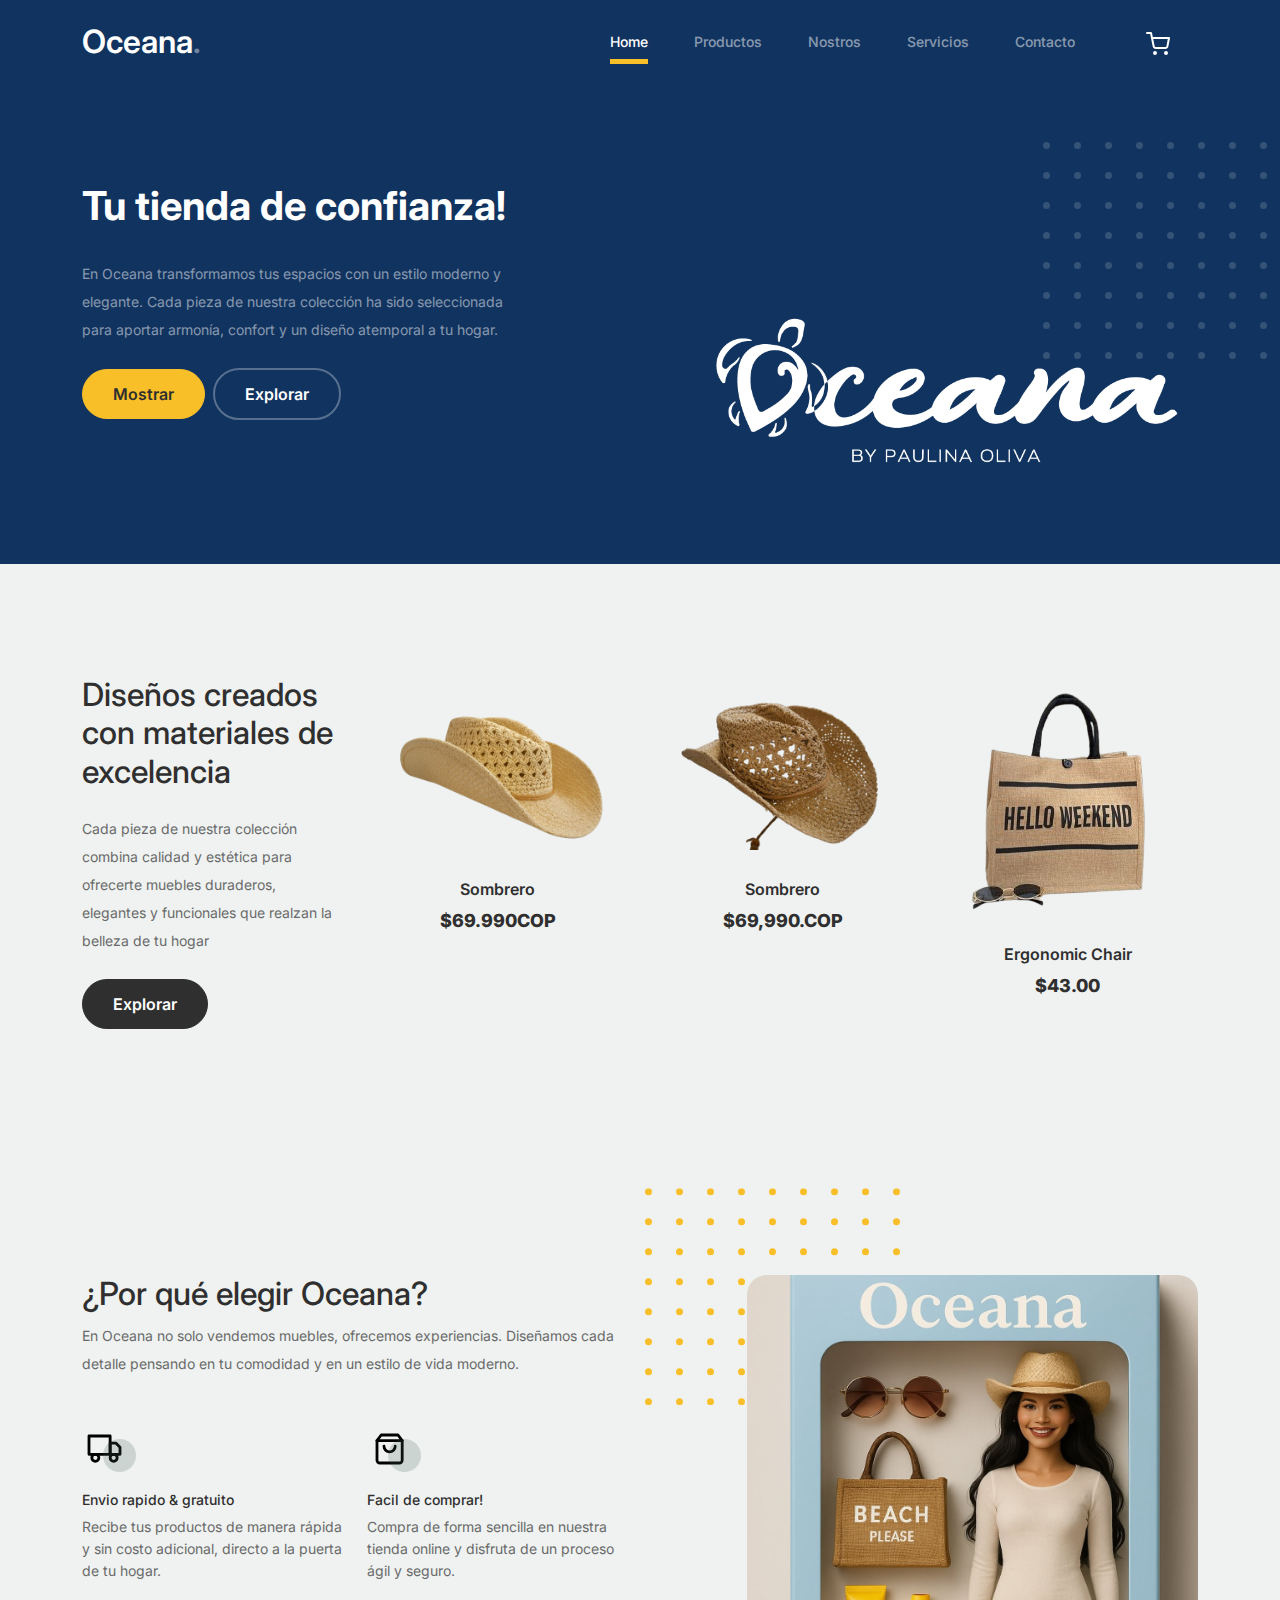
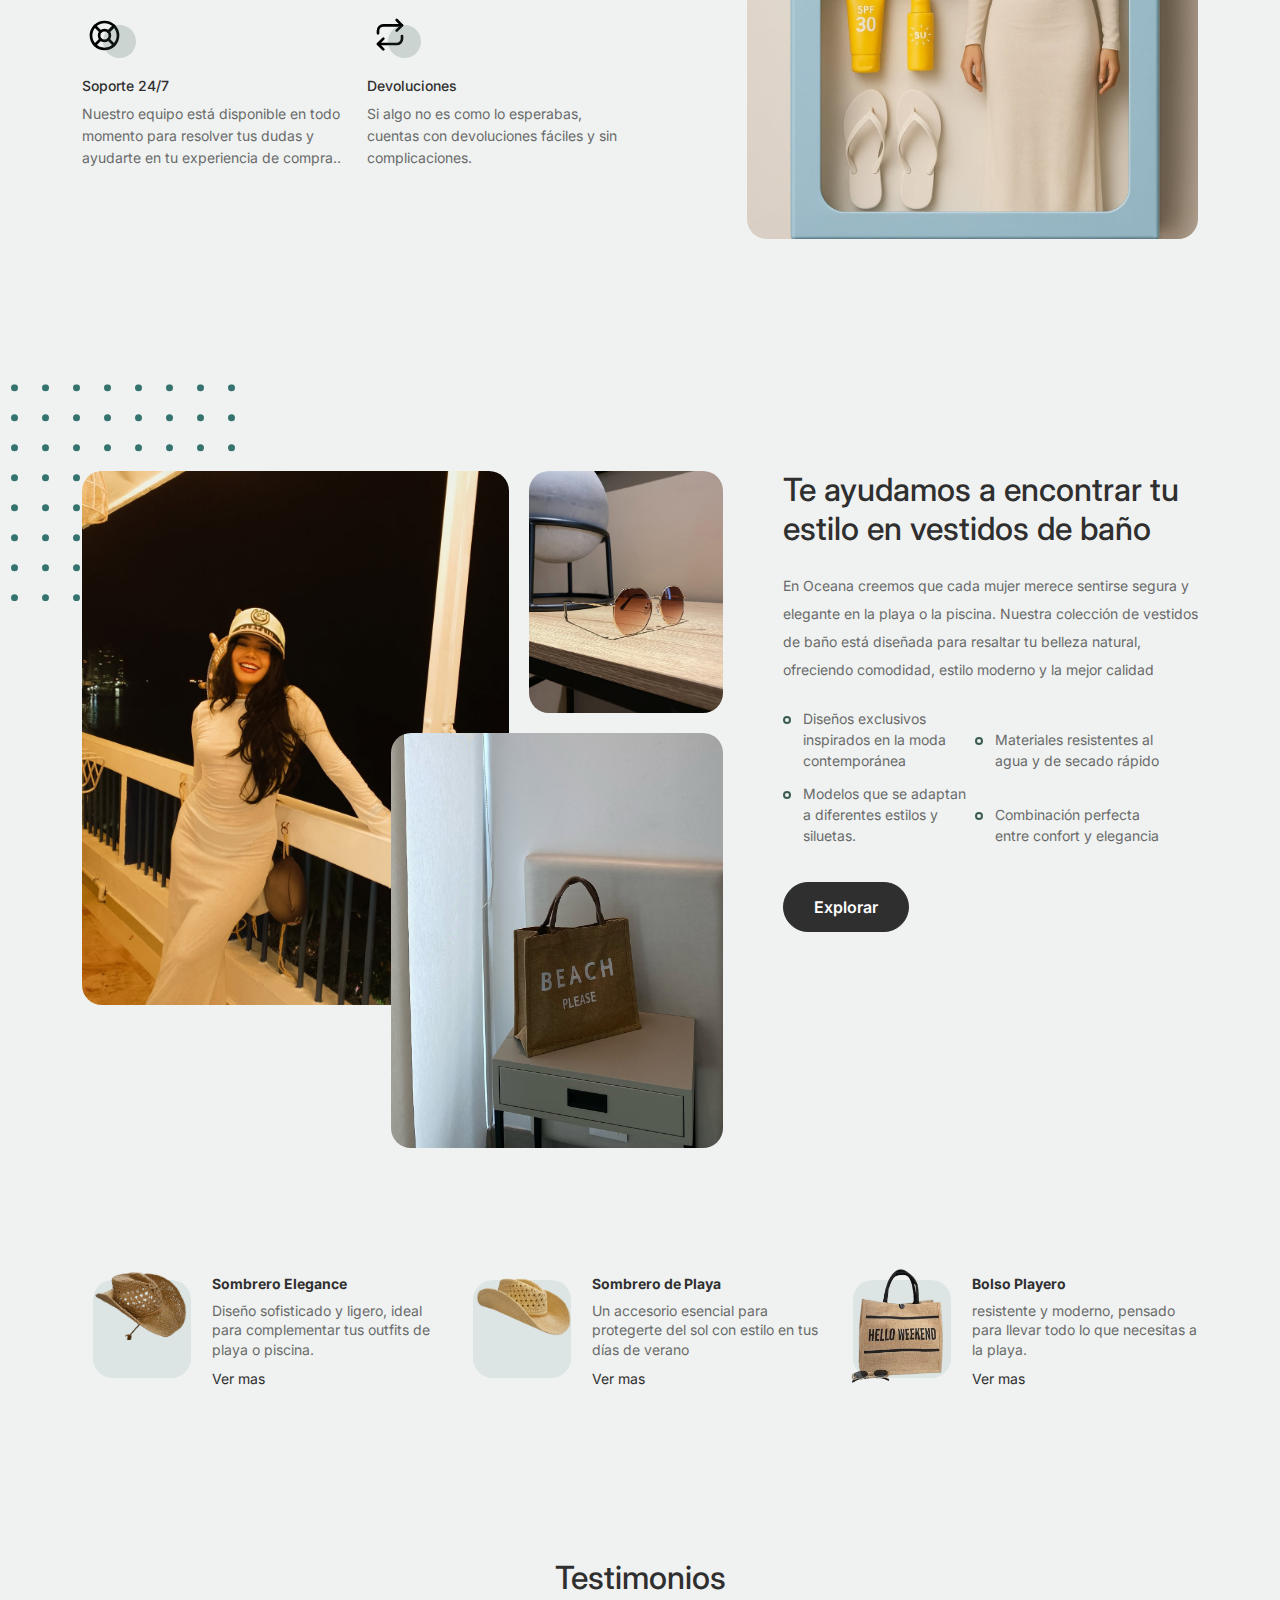
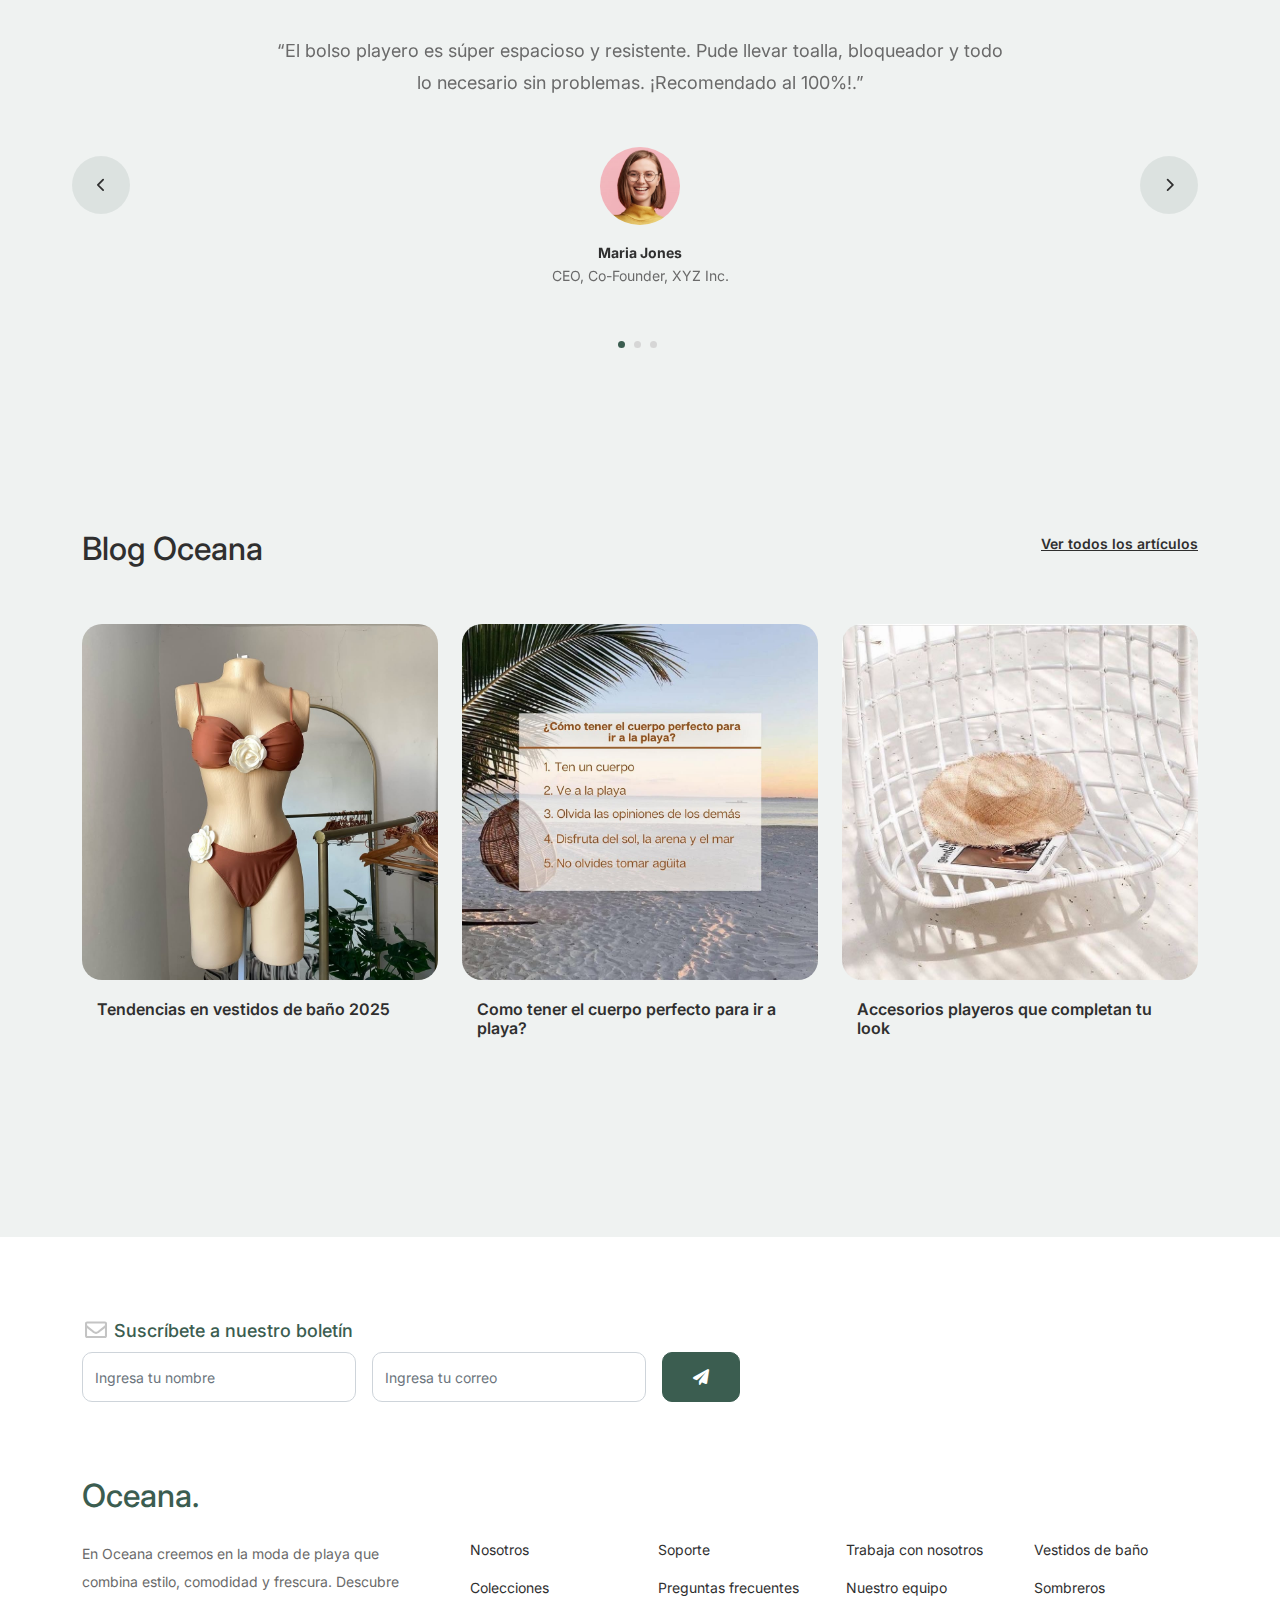
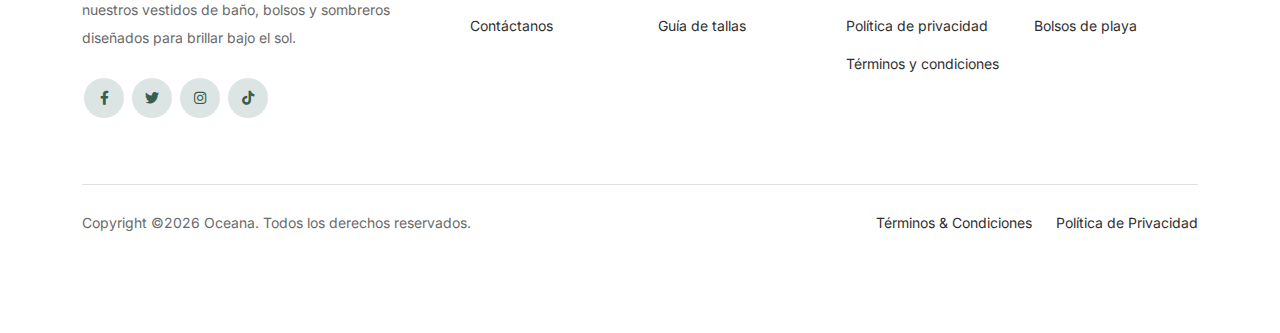
<file: index.html>
<!doctype html>
<html lang="es">
<head>
  <meta charset="utf-8">
  <meta name="viewport" content="width=device-width, initial-scale=1, shrink-to-fit=no">
  <meta name="author" content="Untree.co">
  <link rel="shortcut icon" href="marca1.png">

  <meta name="description" content="" />
  <meta name="keywords" content="bootstrap, bootstrap4" />

		<!-- Bootstrap CSS -->
		<link href="css/bootstrap.min.css" rel="stylesheet">
		<link href="https://cdnjs.cloudflare.com/ajax/libs/font-awesome/6.0.0-beta3/css/all.min.css" rel="stylesheet">
		<link href="css/tiny-slider.css" rel="stylesheet">
		<link href="css/style.css" rel="stylesheet">
		<title>OceanaSwing | Tienda Colombiana </title>
	</head>

	<body>

		<!-- Start Header/Navigation -->
		<nav class="custom-navbar navbar navbar navbar-expand-md navbar-dark bg-dark" arial-label="Furni navigation bar">

			<div class="container">
				<a class="navbar-brand" href="index.html">Oceana<span>.</span></a>

				<button class="navbar-toggler" type="button" data-bs-toggle="collapse" data-bs-target="#navbarsFurni" aria-controls="navbarsFurni" aria-expanded="false" aria-label="Toggle navigation">
					<span class="navbar-toggler-icon"></span>
				</button>

				<div class="collapse navbar-collapse" id="navbarsFurni">
					<ul class="custom-navbar-nav navbar-nav ms-auto mb-2 mb-md-0">
						<li class="nav-item active">
							<a class="nav-link" href="index.html">Home</a>
						</li>
						<li><a class="nav-link" href="shop.html">Productos</a></li>
						<li><a class="nav-link" href="about.html">Nostros</a></li>
						<li><a class="nav-link" href="services.html">Servicios</a></li>
						<!-- <li><a class="nav-link" href="catalogo.html">Catalogo</a></li> -->
						<li><a class="nav-link" href="contact.html">Contacto</a></li>
					</ul>

					<ul class="custom-navbar-cta navbar-nav mb-2 mb-md-0 ms-5">
						<li><a class="nav-link" href="cart.html"><img src="images/cart.svg"></a></li>
					</ul>
				</div>
			</div>
				
		</nav>
		<!-- End Header/Navigation -->

		<!-- Start Hero Section -->
			<div class="hero">
				<div class="container">
					<div class="row justify-content-between">
						<div class="col-lg-5">
							<div class="intro-excerpt">
								<h1><span clsas="d-block">Tu tienda de confianza!</span></h1>
								<p class="mb-4">En Oceana transformamos tus espacios con un estilo moderno y elegante. Cada pieza de nuestra colección ha sido seleccionada para aportar armonía, confort y un diseño atemporal a tu hogar.</p>
								<p><a href="" class="btn btn-secondary me-2">Mostrar</a><a href="#" class="btn btn-white-outline">Explorar</a></p>
							</div>
						</div>
						<div class="col-lg-7">
							<div class="hero-img-wrap">
								<img src="/images/logo.PNG" class="img-fluid">
							</div>
						</div>
					</div>
				</div>
			</div>
		<!-- End Hero Section -->

		<!-- Start Product Section -->
		<div class="product-section">
			<div class="container">
				<div class="row">

					<!-- Start Column 1 -->
					<div class="col-md-12 col-lg-3 mb-5 mb-lg-0">
						<h2 class="mb-4 section-title">Diseños creados con materiales de excelencia</h2>
						<p class="mb-4">Cada pieza de nuestra colección combina calidad y estética para ofrecerte muebles duraderos, elegantes y funcionales que realzan la belleza de tu hogar </p>
						<p><a href="shop.html" class="btn">Explorar</a></p>
					</div> 
					<!-- End Column 1 -->

					<!-- Start Column 2 -->
					<div class="col-12 col-md-4 col-lg-3 mb-5 mb-md-0">
						<a class="product-item" href="cart.html">
							<img src="images/sombrero1.png" class="img-fluid product-thumbnail">
							<h3 class="product-title">Sombrero</h3>
							<strong class="product-price">$69.990COP</strong>

							<span class="icon-cross">
								<img src="images/cross.svg" class="img-fluid">
							</span>
						</a>
					</div> 
					<!-- End Column 2 -->

					<!-- Start Column 3 -->
					<div class="col-12 col-md-4 col-lg-3 mb-5 mb-md-0">
						<a class="product-item" href="cart.html">
							<img src="images/sombrero2.png" class="img-fluid product-thumbnail">
							<h3 class="product-title">Sombrero</h3>
							<strong class="product-price">$69,990.COP</strong>

							<span class="icon-cross">
								<img src="images/cross.svg" class="img-fluid">
							</span>
						</a>
					</div>
					<!-- End Column 3 -->

					<!-- Start Column 4 -->
					<div class="col-12 col-md-4 col-lg-3 mb-5 mb-md-0">
						<a class="product-item" href="cart.html">
							<img src="images/bolso.png" class="img-fluid product-thumbnail">
							<h3 class="product-title">Ergonomic Chair</h3>
							<strong class="product-price">$43.00</strong>

							<span class="icon-cross">
								<img src="images/cross.svg" class="img-fluid">
							</span>
						</a>
					</div>
					<!-- End Column 4 -->

				</div>
			</div>
		</div>
		<!-- End Product Section -->

		<!-- Start Why Choose Us Section -->
		<div class="why-choose-section">
			<div class="container">
				<div class="row justify-content-between">
					<div class="col-lg-6">
						<h2 class="section-title">¿Por qué elegir Oceana?</h2>
						<p>En Oceana no solo vendemos muebles, ofrecemos experiencias. Diseñamos cada detalle pensando en tu comodidad y en un estilo de vida moderno.</p>

						<div class="row my-5">
							<div class="col-6 col-md-6">
								<div class="feature">
									<div class="icon">
										<img src="images/truck.svg" alt="Image" class="imf-fluid">
									</div>
									<h3>Envio rapido &amp; gratuito</h3>
									<p>Recibe tus productos de manera rápida y sin costo adicional, directo a la puerta de tu hogar.</p>
								</div>
							</div>

							<div class="col-6 col-md-6">
								<div class="feature">
									<div class="icon">
										<img src="images/bag.svg" alt="Image" class="imf-fluid">
									</div>
									<h3>Facil de comprar!</h3>
									<p>Compra de forma sencilla en nuestra tienda online y disfruta de un proceso ágil y seguro.</p>
								</div>
							</div>

							<div class="col-6 col-md-6">
								<div class="feature">
									<div class="icon">
										<img src="images/support.svg" alt="Image" class="imf-fluid">
									</div>
									<h3>Soporte 24/7</h3>
									<p>Nuestro equipo está disponible en todo momento para resolver tus dudas y ayudarte en tu experiencia de compra..</p>
								</div>
							</div>

							<div class="col-6 col-md-6">
								<div class="feature">
									<div class="icon">
										<img src="images/return.svg" alt="Image" class="imf-fluid">
									</div>
									<h3>Devoluciones</h3>
									<p>Si algo no es como lo esperabas, cuentas con devoluciones fáciles y sin complicaciones.</p>
								</div>
							</div>

						</div>
					</div>

					<div class="col-lg-5">
						<div class="img-wrap">
							<img src="images/oceanaPersonaje.jpg" alt="Image" class="img-fluid">
						</div>
					</div>

				</div>
			</div>
		</div>
		<!-- End Why Choose Us Section -->

		<!-- Start We Help Section -->
		<div class="we-help-section">
			<div class="container">
				<div class="row justify-content-between">
					<div class="col-lg-7 mb-5 mb-lg-0">
						<div class="imgs-grid">
							<div class="grid grid-1"><img src="images/img3.jpg" alt="Untree.co"></div>
							<div class="grid grid-2"><img src="images/img2.jpg" alt="Untree.co"></div>
							<div class="grid grid-3"><img src="images/img1.jpg" alt="Untree.co"></div>
						</div>
					</div>
					<div class="col-lg-5 ps-lg-5">
						<h2 class="section-title mb-4">Te ayudamos a encontrar tu estilo en vestidos de baño</h2>
						<p>En Oceana creemos que cada mujer merece sentirse segura y elegante en la playa o la piscina. Nuestra colección de vestidos de baño está diseñada para resaltar tu belleza natural, ofreciendo comodidad, estilo moderno y la mejor calidad</p>

						<ul class="list-unstyled custom-list my-4">
							<li>Diseños exclusivos inspirados en la moda contemporánea</li>
							<li>Materiales resistentes al agua y de secado rápido</li>
							<li>Modelos que se adaptan a diferentes estilos y siluetas.</li>
							<li>Combinación perfecta entre confort y elegancia</li>
						</ul>
						<p><a herf="#" class="btn">Explorar</a></p>
					</div>
				</div>
			</div>
		</div>
		<!-- End We Help Section -->

		<!-- Start Popular Product -->
		<div class="popular-product">
			<div class="container">
				<div class="row">

					<div class="col-12 col-md-6 col-lg-4 mb-4 mb-lg-0">
						<div class="product-item-sm d-flex">
							<div class="thumbnail">
								<img src="images/sombrero2.png" alt="Image" class="img-fluid">
							</div>
							<div class="pt-3">
								<h3>Sombrero Elegance</h3>
								<p>Diseño sofisticado y ligero, ideal para complementar tus outfits de playa o piscina. </p>
								<p><a href="#">Ver mas</a></p>
							</div>
						</div>
					</div>

					<div class="col-12 col-md-6 col-lg-4 mb-4 mb-lg-0">
						<div class="product-item-sm d-flex">
							<div class="thumbnail">
								<img src="images/sombrero1.png" alt="Image" class="img-fluid">
							</div>
							<div class="pt-3">
								<h3>Sombrero de Playa</h3>
								<p>Un accesorio esencial para protegerte del sol con estilo en tus días de verano </p>
								<p><a href="#">Ver mas</a></p>
							</div>
						</div>
					</div>

					<div class="col-12 col-md-6 col-lg-4 mb-4 mb-lg-0">
						<div class="product-item-sm d-flex">
							<div class="thumbnail">
								<img src="images/bolso.png" alt="Image" class="img-fluid">
							</div>
							<div class="pt-3">
								<h3>Bolso Playero</h3>
								<p>resistente y moderno, pensado para llevar todo lo que necesitas a la playa. </p>
								<p><a href="#">Ver mas</a></p>
							</div>
						</div>
					</div>

				</div>
			</div>
		</div>
		<!-- End Popular Product -->

		<!-- Start Testimonial Slider -->
		<div class="testimonial-section">
			<div class="container">
				<div class="row">
					<div class="col-lg-7 mx-auto text-center">
						<h2 class="section-title">Testimonios</h2>
					</div>
				</div>

				<div class="row justify-content-center">
					<div class="col-lg-12">
						<div class="testimonial-slider-wrap text-center">

							<div id="testimonial-nav">
								<span class="prev" data-controls="prev"><span class="fa fa-chevron-left"></span></span>
								<span class="next" data-controls="next"><span class="fa fa-chevron-right"></span></span>
							</div>

							<div class="testimonial-slider">
								
								<div class="item">
									<div class="row justify-content-center">
										<div class="col-lg-8 mx-auto">

											<div class="testimonial-block text-center">
												<blockquote class="mb-5">
													<p>&ldquo;El bolso playero es súper espacioso y resistente. Pude llevar toalla, bloqueador y todo lo necesario sin problemas. ¡Recomendado al 100%!.&rdquo;</p>
												</blockquote>

												<div class="author-info">
													<div class="author-pic">
														<img src="images/person-1.png" alt="Maria Jones" class="img-fluid">
													</div>
													<h3 class="font-weight-bold">Maria Jones</h3>
													<span class="position d-block mb-3">CEO, Co-Founder, XYZ Inc.</span>
												</div>
											</div>

										</div>
									</div>
								</div> 
								<!-- END item -->

								<div class="item">
									<div class="row justify-content-center">
										<div class="col-lg-8 mx-auto">

											<div class="testimonial-block text-center">
												<blockquote class="mb-5">
													<p>&ldquo;El sombrero que pedí es hermoso y muy ligero. Lo usé todo el día en la piscina y además de protegerme del sol, combinó perfecto con mi look.&rdquo;</p>
												</blockquote>

												<div class="author-info">
													<div class="author-pic">
														<img src="images/person-1.png" alt="Maria Jones" class="img-fluid">
													</div>
													<h3 class="font-weight-bold">Maria Jones</h3>
													<span class="position d-block mb-3">CEO, Co-Founder, XYZ Inc.</span>
												</div>
											</div>

										</div>
									</div>
								</div> 
								<!-- END item -->

								<div class="item">
									<div class="row justify-content-center">
										<div class="col-lg-8 mx-auto">

											<div class="testimonial-block text-center">
												<blockquote class="mb-5">
													<p>&ldquo;Compré un vestido de baño en Oceana y me encantó. La tela es de excelente calidad y se ajusta perfecto, me sentí muy cómoda y segura en la playa..&rdquo;</p>
												</blockquote>

												<div class="author-info">
													<div class="author-pic">
														<img src="images/person-1.png" alt="Maria Jones" class="img-fluid">
													</div>
													<h3 class="font-weight-bold">Maria Jones</h3>
													<span class="position d-block mb-3">Cliente Maria</span>
												</div>
											</div>

										</div>
									</div>
								</div> 
								<!-- END item -->

							</div>

						</div>
					</div>
				</div>
			</div>
		</div>
		<!-- End Testimonial Slider -->

		<!-- Start Blog Section -->
		<div class="blog-section">
			<div class="container">
				<div class="row mb-5">
					<div class="col-md-6">
						<h2 class="section-title">Blog Oceana</h2>
					</div>
					<div class="col-md-6 text-start text-md-end">
						<a href="#" class="more">Ver todos los artículos</a>
					</div>
				</div>

				<div class="row">

					<div class="col-12 col-sm-6 col-md-4 mb-4 mb-md-0">
						<div class="post-entry">
							<a href="#" class="post-thumbnail"><img src="images/tendencia.jpg" alt="Image" class="img-fluid"></a>
							<div class="post-content-entry">
								<h3><a href="#">Tendencias en vestidos de baño 2025</a></h3>
								<div class="meta">
								</div>
							</div>
						</div>
					</div>

					<div class="col-12 col-sm-6 col-md-4 mb-4 mb-md-0">
						<div class="post-entry">
							<a href="#" class="post-thumbnail"><img src="images/tendencia2.jpg" alt="Image" class="img-fluid"></a>
							<div class="post-content-entry">
								<h3><a href="#">Como tener el cuerpo perfecto para ir a playa?</a></h3>
								<div class="meta">
								</div>
							</div>
						</div>
					</div>

					<div class="col-12 col-sm-6 col-md-4 mb-4 mb-md-0">
						<div class="post-entry">
							<a href="#" class="post-thumbnail"><img src="images/tendencia3.jpg" alt="Image" class="img-fluid"></a>
							<div class="post-content-entry">
								<h3><a href="#">Accesorios playeros que completan tu look</a></h3>
								<div class="meta">
								</div>
							</div>
						</div>
					</div>

				</div>
			</div>
		</div>
		<!-- End Blog Section -->	

		<!-- Start Footer Section -->
		<footer class="footer-section">
	<div class="container relative">

		<!-- <div class="sofa-img">
			<img src="images/marca1.png" alt="Logo Oceana" class="img-fluid">
		</div> -->

		<div class="row">
			<div class="col-lg-8">
				<div class="subscription-form">
					<h3 class="d-flex align-items-center">
						<span class="me-1"><img src="images/envelope-outline.svg" alt="Suscripción" class="img-fluid"></span>
						<span>Suscríbete a nuestro boletín</span>
					</h3>

					<form action="#" class="row g-3">
						<div class="col-auto">
							<input type="text" class="form-control" placeholder="Ingresa tu nombre">
						</div>
						<div class="col-auto">
							<input type="email" class="form-control" placeholder="Ingresa tu correo">
						</div>
						<div class="col-auto">
							<button class="btn btn-primary">
								<span class="fa fa-paper-plane"></span>
							</button>
						</div>
					</form>

				</div>
			</div>
		</div>

		<div class="row g-5 mb-5">
			<div class="col-lg-4">
				<div class="mb-4 footer-logo-wrap"><a href="#" class="footer-logo">Oceana<span>.</span></a></div>
				<p class="mb-4">En Oceana creemos en la moda de playa que combina estilo, comodidad y frescura. Descubre nuestros vestidos de baño, bolsos y sombreros diseñados para brillar bajo el sol.</p>

				<ul class="list-unstyled custom-social">
					<li><a href="#"><span class="fa fa-brands fa-facebook-f"></span></a></li>
					<li><a href="#"><span class="fa fa-brands fa-twitter"></span></a></li>
					<li><a href="https://www.instagram.com/oceanaswim_?utm_source=ig_web_button_share_sheet&igsh=ZDNlZDc0MzIxNw=="><span class="fa fa-brands fa-instagram"></span></a></li>
					<li><a href="https://www.tiktok.com/@oceanaswim_?is_from_webapp=1&sender_device=pc"><span class="fa fa-brands fa-tiktok"></span></a></li>
				</ul>
			</div>

			<div class="col-lg-8">
				<div class="row links-wrap">
					<div class="col-6 col-sm-6 col-md-3">
						<ul class="list-unstyled">
							<li><a href="#">Nosotros</a></li>
							<li><a href="#">Colecciones</a></li>
							<li><a href="#">Contáctanos</a></li>
						</ul>
					</div>

					<div class="col-6 col-sm-6 col-md-3">
						<ul class="list-unstyled">
							<li><a href="#">Soporte</a></li>
							<li><a href="#">Preguntas frecuentes</a></li>
							<li><a href="#">Guía de tallas</a></li>
						</ul>
					</div>

					<div class="col-6 col-sm-6 col-md-3">
						<ul class="list-unstyled">
							<li><a href="#">Trabaja con nosotros</a></li>
							<li><a href="#">Nuestro equipo</a></li>
							<li><a href="#">Política de privacidad</a></li>
							<li><a href="#">Términos y condiciones</a></li>
						</ul>
					</div>

					<div class="col-6 col-sm-6 col-md-3">
						<ul class="list-unstyled">
							<li><a href="#">Vestidos de baño</a></li>
							<li><a href="#">Sombreros</a></li>
							<li><a href="#">Bolsos de playa</a></li>
						</ul>
					</div>
				</div>
			</div>

		</div>

		<div class="border-top copyright">
			<div class="row pt-4">
				<div class="col-lg-6">
					<p class="mb-2 text-center text-lg-start">
						Copyright &copy;<script>document.write(new Date().getFullYear());</script> Oceana. Todos los derechos reservados.
					</p>
				</div>

				<div class="col-lg-6 text-center text-lg-end">
					<ul class="list-unstyled d-inline-flex ms-auto">
						<li class="me-4"><a href="#">Términos &amp; Condiciones</a></li>
						<li><a href="#">Política de Privacidad</a></li>
					</ul>
				</div>

			</div>
		</div>

	</div>
</footer>
<!-- End Footer Section -->	

<script src="js/bootstrap.bundle.min.js"></script>
<script src="js/tiny-slider.js"></script>
<script src="js/custom.js"></script>

	</body>

</html>
</file>
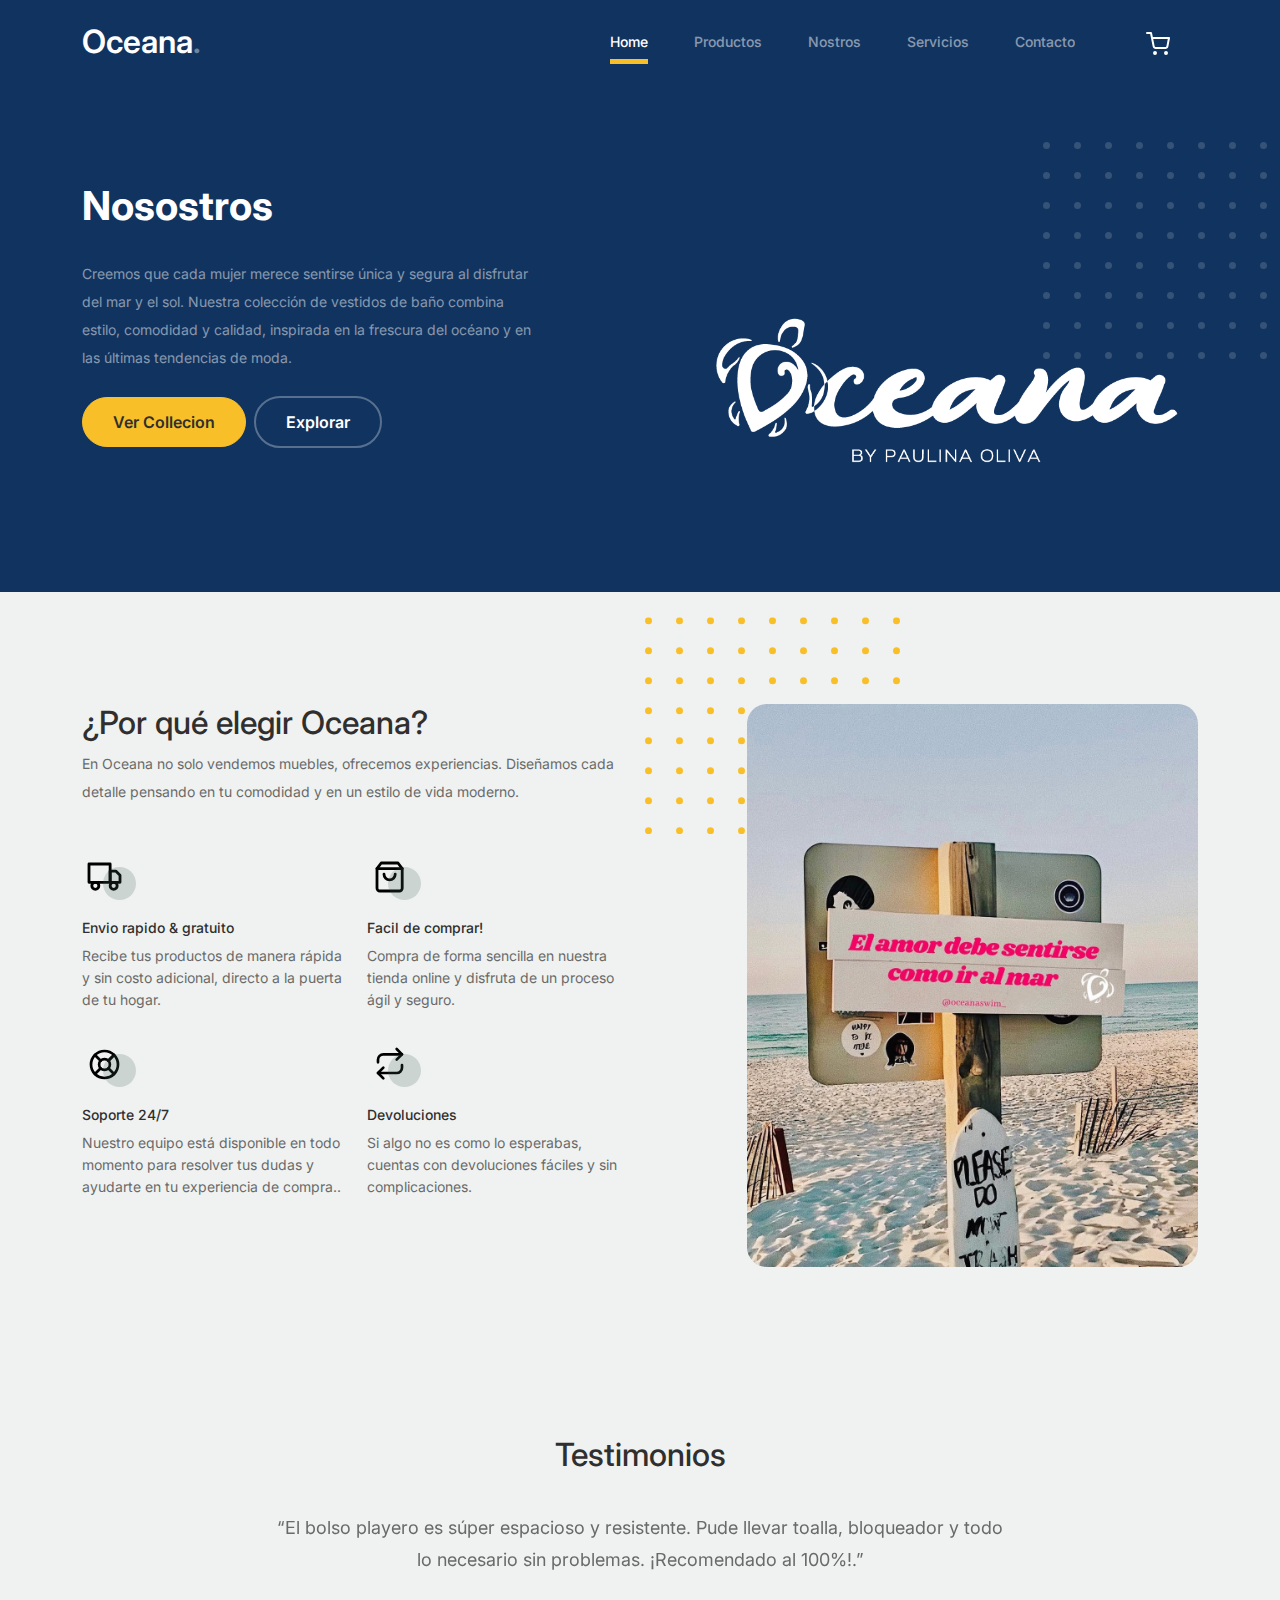
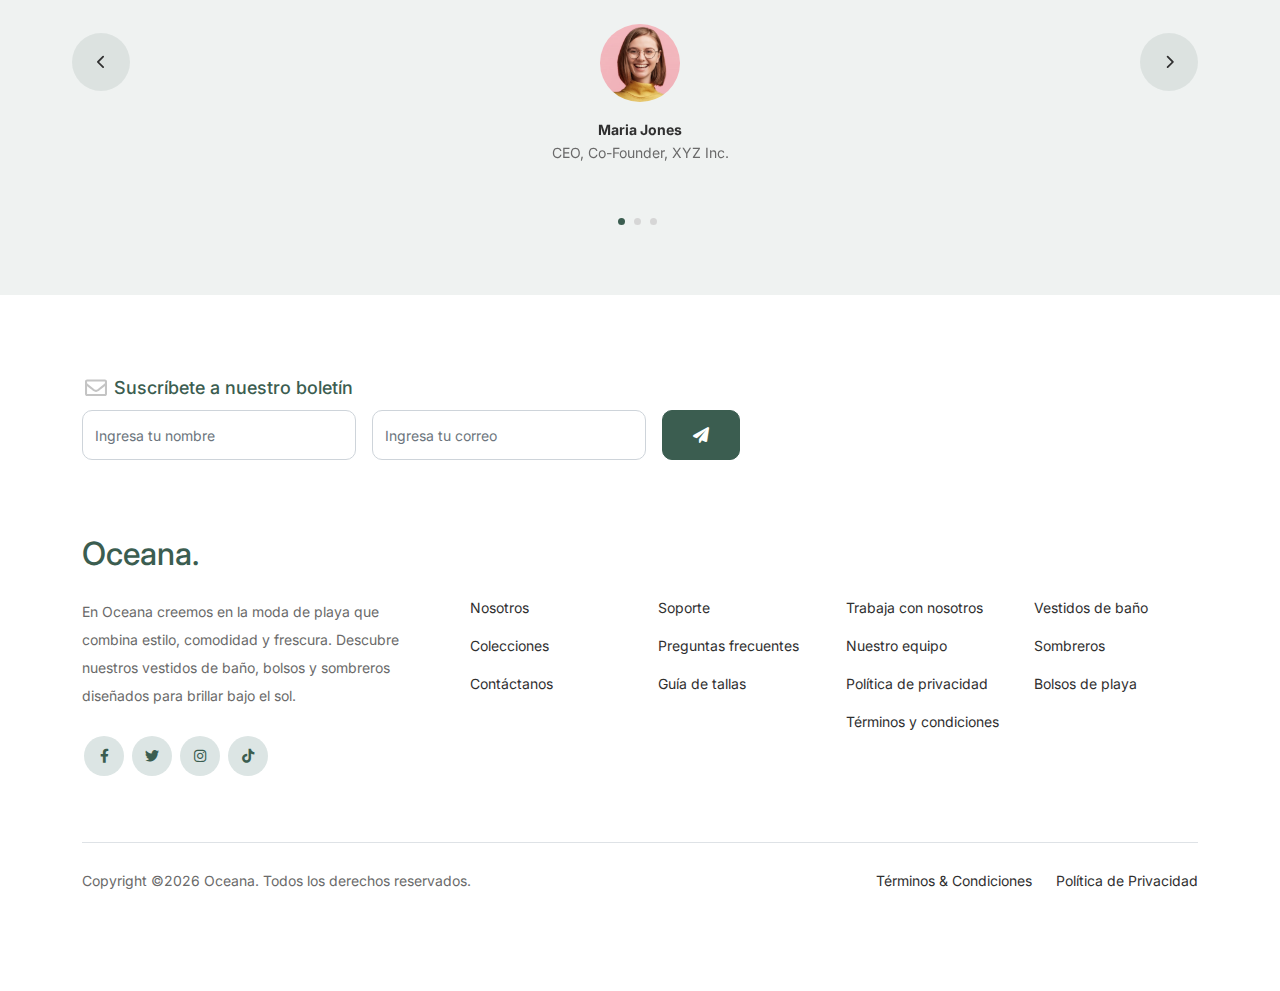
<file: about.html>
<!doctype html>
<html lang="es">
<head>
  <meta charset="utf-8">
  <meta name="viewport" content="width=device-width, initial-scale=1, shrink-to-fit=no">
  <meta name="author" content="Untree.co">
  <link rel="shortcut icon" href="marca1.png">

  <meta name="description" content="" />
  <meta name="keywords" content="bootstrap, bootstrap4" />

		<!-- Bootstrap CSS -->
		<link href="css/bootstrap.min.css" rel="stylesheet">
		<link href="https://cdnjs.cloudflare.com/ajax/libs/font-awesome/6.0.0-beta3/css/all.min.css" rel="stylesheet">
		<link href="css/tiny-slider.css" rel="stylesheet">
		<link href="css/style.css" rel="stylesheet">
		<title>OceanaSwing | Tienda Colombiana </title>
	</head>

	<body>

		<!-- Start Header/Navigation -->
		<nav class="custom-navbar navbar navbar navbar-expand-md navbar-dark bg-dark" arial-label="Furni navigation bar">

			<div class="container">
				<a class="navbar-brand" href="index.html">Oceana<span>.</span></a>

				<button class="navbar-toggler" type="button" data-bs-toggle="collapse" data-bs-target="#navbarsFurni" aria-controls="navbarsFurni" aria-expanded="false" aria-label="Toggle navigation">
					<span class="navbar-toggler-icon"></span>
				</button>

				<div class="collapse navbar-collapse" id="navbarsFurni">
					<ul class="custom-navbar-nav navbar-nav ms-auto mb-2 mb-md-0">
						<li class="nav-item active">
							<a class="nav-link" href="index.html">Home</a>
						</li>
						<li><a class="nav-link" href="shop.html">Productos</a></li>
						<li><a class="nav-link" href="about.html">Nostros</a></li>
						<li><a class="nav-link" href="services.html">Servicios</a></li>
						<!-- <li><a class="nav-link" href="catalogo.html">Catalogo</a></li> -->
						<li><a class="nav-link" href="contact.html">Contacto</a></li>
					</ul>

					<ul class="custom-navbar-cta navbar-nav mb-2 mb-md-0 ms-5">
						<li><a class="nav-link" href="cart.html"><img src="images/cart.svg"></a></li>
					</ul>
				</div>
			</div>
				
		</nav>
		<!-- End Header/Navigation -->

		<!-- Start Hero Section -->
			<div class="hero">
				<div class="container">
					<div class="row justify-content-between">
						<div class="col-lg-5">
							<div class="intro-excerpt">
								<h1>Nosostros</h1>
								<p class="mb-4">Creemos que cada mujer merece sentirse única y segura al disfrutar del mar y el sol. 
						Nuestra colección de vestidos de baño combina estilo, comodidad y calidad, inspirada en la frescura del océano 
						y en las últimas tendencias de moda.</p>
								<p><a href="shop.html" class="btn btn-secondary me-2">Ver Collecion</a><a href="#" class="btn btn-white-outline">Explorar</a></p>
							</div>
						</div>
						<div class="col-lg-7">
							<div class="hero-img-wrap">
								<img src="/images/logo.PNG" class="img-fluid">
							</div>
						</div>
					</div>
				</div>
			</div>
		<!-- End Hero Section -->

		

		<!-- Start Why Choose Us Section -->
		<div class="why-choose-section">
			<div class="container">
				<div class="row justify-content-between">
					<div class="col-lg-6">
						<h2 class="section-title">¿Por qué elegir Oceana?</h2>
						<p>En Oceana no solo vendemos muebles, ofrecemos experiencias. Diseñamos cada detalle pensando en tu comodidad y en un estilo de vida moderno.</p>

						<div class="row my-5">
							<div class="col-6 col-md-6">
								<div class="feature">
									<div class="icon">
										<img src="images/truck.svg" alt="Image" class="imf-fluid">
									</div>
									<h3>Envio rapido &amp; gratuito</h3>
									<p>Recibe tus productos de manera rápida y sin costo adicional, directo a la puerta de tu hogar.</p>
								</div>
							</div>

							<div class="col-6 col-md-6">
								<div class="feature">
									<div class="icon">
										<img src="images/bag.svg" alt="Image" class="imf-fluid">
									</div>
									<h3>Facil de comprar!</h3>
									<p>Compra de forma sencilla en nuestra tienda online y disfruta de un proceso ágil y seguro.</p>
								</div>
							</div>

							<div class="col-6 col-md-6">
								<div class="feature">
									<div class="icon">
										<img src="images/support.svg" alt="Image" class="imf-fluid">
									</div>
									<h3>Soporte 24/7</h3>
									<p>Nuestro equipo está disponible en todo momento para resolver tus dudas y ayudarte en tu experiencia de compra..</p>
								</div>
							</div>

							<div class="col-6 col-md-6">
								<div class="feature">
									<div class="icon">
										<img src="images/return.svg" alt="Image" class="imf-fluid">
									</div>
									<h3>Devoluciones</h3>
									<p>Si algo no es como lo esperabas, cuentas con devoluciones fáciles y sin complicaciones.</p>
								</div>
							</div>

						</div>
					</div>

					<div class="col-lg-5">
						<div class="img-wrap">
							<img src="images/Marlogo.jpg" alt="Image" class="img-fluid">
						</div>
					</div>

				</div>
			</div>
		</div>
		<!-- End Why Choose Us Section -->
	
		<!-- Start Testimonial Slider -->
		<div class="testimonial-section">
			<div class="container">
				<div class="row">
					<div class="col-lg-7 mx-auto text-center">
						<h2 class="section-title">Testimonios</h2>
					</div>
				</div>

				<div class="row justify-content-center">
					<div class="col-lg-12">
						<div class="testimonial-slider-wrap text-center">

							<div id="testimonial-nav">
								<span class="prev" data-controls="prev"><span class="fa fa-chevron-left"></span></span>
								<span class="next" data-controls="next"><span class="fa fa-chevron-right"></span></span>
							</div>

							<div class="testimonial-slider">
								
								<div class="item">
									<div class="row justify-content-center">
										<div class="col-lg-8 mx-auto">

											<div class="testimonial-block text-center">
												<blockquote class="mb-5">
													<p>&ldquo;El bolso playero es súper espacioso y resistente. Pude llevar toalla, bloqueador y todo lo necesario sin problemas. ¡Recomendado al 100%!.&rdquo;</p>
												</blockquote>

												<div class="author-info">
													<div class="author-pic">
														<img src="images/person-1.png" alt="Maria Jones" class="img-fluid">
													</div>
													<h3 class="font-weight-bold">Maria Jones</h3>
													<span class="position d-block mb-3">CEO, Co-Founder, XYZ Inc.</span>
												</div>
											</div>

										</div>
									</div>
								</div> 
								<!-- END item -->

								<div class="item">
									<div class="row justify-content-center">
										<div class="col-lg-8 mx-auto">

											<div class="testimonial-block text-center">
												<blockquote class="mb-5">
													<p>&ldquo;El sombrero que pedí es hermoso y muy ligero. Lo usé todo el día en la piscina y además de protegerme del sol, combinó perfecto con mi look.&rdquo;</p>
												</blockquote>

												<div class="author-info">
													<div class="author-pic">
														<img src="images/person-1.png" alt="Maria Jones" class="img-fluid">
													</div>
													<h3 class="font-weight-bold">Maria Jones</h3>
													<span class="position d-block mb-3">CEO, Co-Founder, XYZ Inc.</span>
												</div>
											</div>

										</div>
									</div>
								</div> 
								<!-- END item -->

								<div class="item">
									<div class="row justify-content-center">
										<div class="col-lg-8 mx-auto">

											<div class="testimonial-block text-center">
												<blockquote class="mb-5">
													<p>&ldquo;Compré un vestido de baño en Oceana y me encantó. La tela es de excelente calidad y se ajusta perfecto, me sentí muy cómoda y segura en la playa..&rdquo;</p>
												</blockquote>

												<div class="author-info">
													<div class="author-pic">
														<img src="images/person-1.png" alt="Maria Jones" class="img-fluid">
													</div>
													<h3 class="font-weight-bold">Maria Jones</h3>
													<span class="position d-block mb-3">Cliente Maria</span>
												</div>
											</div>

										</div>
									</div>
								</div> 
								<!-- END item -->

							</div>

						</div>
					</div>
				</div>
			</div>
		</div>
		<!-- End Testimonial Slider -->

		

		<!-- Start Footer Section -->
		<footer class="footer-section">
	<div class="container relative">

		<!-- <div class="sofa-img">
			<img src="images/marca1.png" alt="Logo Oceana" class="img-fluid">
		</div> -->

		<div class="row">
			<div class="col-lg-8">
				<div class="subscription-form">
					<h3 class="d-flex align-items-center">
						<span class="me-1"><img src="images/envelope-outline.svg" alt="Suscripción" class="img-fluid"></span>
						<span>Suscríbete a nuestro boletín</span>
					</h3>

					<form action="#" class="row g-3">
						<div class="col-auto">
							<input type="text" class="form-control" placeholder="Ingresa tu nombre">
						</div>
						<div class="col-auto">
							<input type="email" class="form-control" placeholder="Ingresa tu correo">
						</div>
						<div class="col-auto">
							<button class="btn btn-primary">
								<span class="fa fa-paper-plane"></span>
							</button>
						</div>
					</form>

				</div>
			</div>
		</div>

		<div class="row g-5 mb-5">
			<div class="col-lg-4">
				<div class="mb-4 footer-logo-wrap"><a href="#" class="footer-logo">Oceana<span>.</span></a></div>
				<p class="mb-4">En Oceana creemos en la moda de playa que combina estilo, comodidad y frescura. Descubre nuestros vestidos de baño, bolsos y sombreros diseñados para brillar bajo el sol.</p>

				<ul class="list-unstyled custom-social">
					<li><a href="#"><span class="fa fa-brands fa-facebook-f"></span></a></li>
					<li><a href="#"><span class="fa fa-brands fa-twitter"></span></a></li>
					<li><a href="#"><span class="fa fa-brands fa-instagram"></span></a></li>
					<li><a href="#"><span class="fa fa-brands fa-tiktok"></span></a></li>
				</ul>
			</div>

			<div class="col-lg-8">
				<div class="row links-wrap">
					<div class="col-6 col-sm-6 col-md-3">
						<ul class="list-unstyled">
							<li><a href="#">Nosotros</a></li>
							<li><a href="#">Colecciones</a></li>
							<li><a href="#">Contáctanos</a></li>
						</ul>
					</div>

					<div class="col-6 col-sm-6 col-md-3">
						<ul class="list-unstyled">
							<li><a href="#">Soporte</a></li>
							<li><a href="#">Preguntas frecuentes</a></li>
							<li><a href="#">Guía de tallas</a></li>
						</ul>
					</div>

					<div class="col-6 col-sm-6 col-md-3">
						<ul class="list-unstyled">
							<li><a href="#">Trabaja con nosotros</a></li>
							<li><a href="#">Nuestro equipo</a></li>
							<li><a href="#">Política de privacidad</a></li>
							<li><a href="#">Términos y condiciones</a></li>
						</ul>
					</div>

					<div class="col-6 col-sm-6 col-md-3">
						<ul class="list-unstyled">
							<li><a href="#">Vestidos de baño</a></li>
							<li><a href="#">Sombreros</a></li>
							<li><a href="#">Bolsos de playa</a></li>
						</ul>
					</div>
				</div>
			</div>

		</div>

		<div class="border-top copyright">
			<div class="row pt-4">
				<div class="col-lg-6">
					<p class="mb-2 text-center text-lg-start">
						Copyright &copy;<script>document.write(new Date().getFullYear());</script> Oceana. Todos los derechos reservados.
					</p>
				</div>

				<div class="col-lg-6 text-center text-lg-end">
					<ul class="list-unstyled d-inline-flex ms-auto">
						<li class="me-4"><a href="#">Términos &amp; Condiciones</a></li>
						<li><a href="#">Política de Privacidad</a></li>
					</ul>
				</div>

			</div>
		</div>

	</div>
</footer>
		<!-- End Footer Section -->	


		<script src="js/bootstrap.bundle.min.js"></script>
		<script src="js/tiny-slider.js"></script>
		<script src="js/custom.js"></script>
	</body>

</html>
</file>
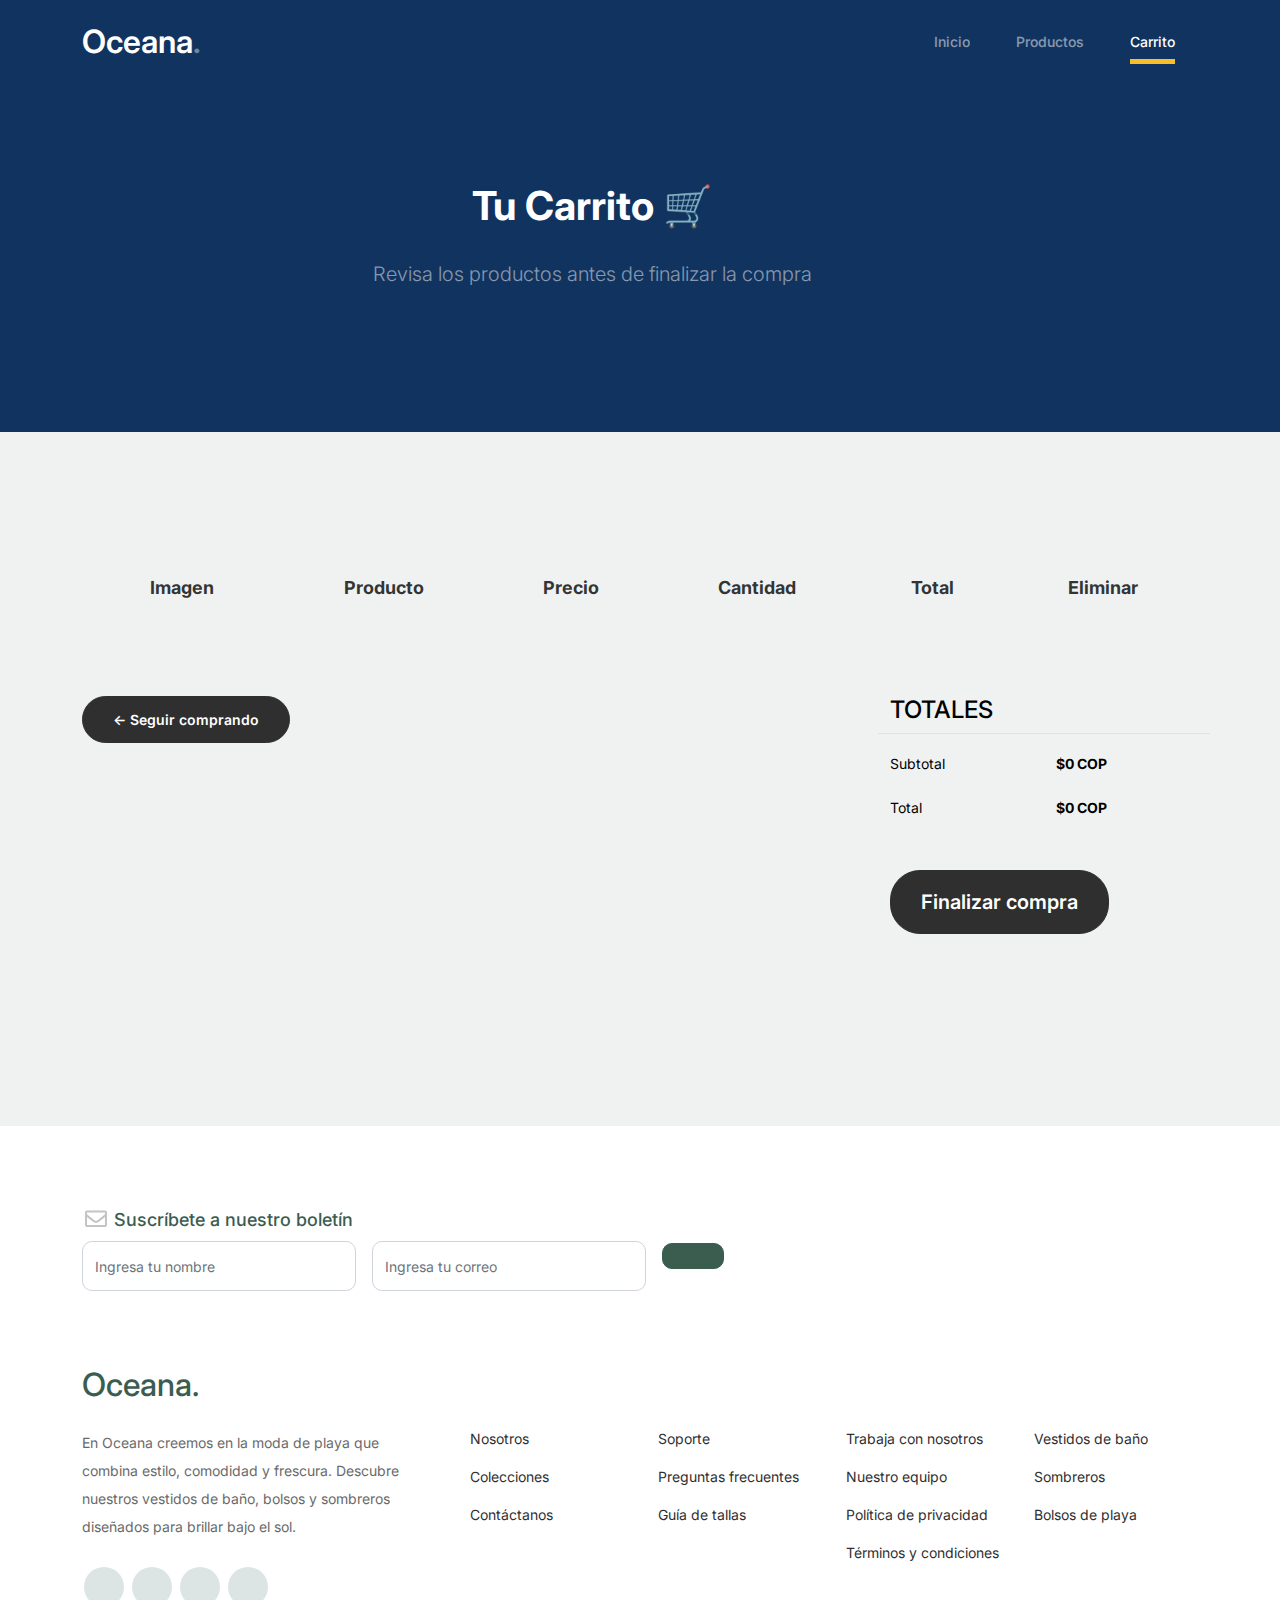
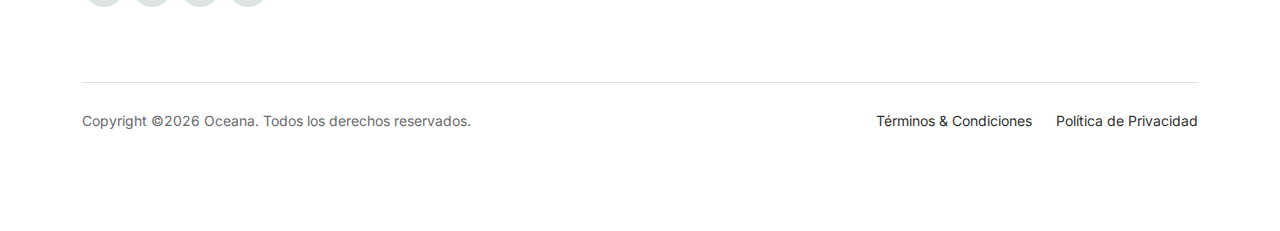
<file: cart.html>
<!doctype html>
<html lang="es">
  <head>
    <meta charset="utf-8">
    <meta name="viewport" content="width=device-width, initial-scale=1">
    <title>Carrito de Compras | Oceana</title>
	<link rel="shortcut icon" href="marca1.png">
    <link href="css/bootstrap.min.css" rel="stylesheet">
    <link href="css/tiny-slider.css" rel="stylesheet">
    <link href="css/style.css" rel="stylesheet">
  </head>

  <body class="cart-page">
    <!-- Navbar -->
    <nav class="custom-navbar navbar navbar-expand-md navbar-dark bg-dark" aria-label="Oceana navigation bar">
      <div class="container">
        <a class="navbar-brand" href="index.html">Oceana<span>.</span></a>
        <button class="navbar-toggler" type="button" data-bs-toggle="collapse" data-bs-target="#navbarsOceana" aria-controls="navbarsOceana" aria-expanded="false" aria-label="Toggle navigation">
          <span class="navbar-toggler-icon"></span>
        </button>
        <div class="collapse navbar-collapse" id="navbarsOceana">
          <ul class="custom-navbar-nav navbar-nav ms-auto mb-2 mb-md-0">
            <li><a class="nav-link" href="index.html">Inicio</a></li>
            <li><a class="nav-link" href="shop.html">Productos</a></li>
            <li class="nav-item active"><a class="nav-link" href="cart.html">Carrito</a></li>
          </ul>
        </div>
      </div>
    </nav>

    <!-- Hero -->
    <div class="hero">
      <div class="container">
        <div class="row justify-content-center">
          <div class="col-lg-6">
            <div class="intro-excerpt text-center">
              <h1>Tu Carrito 🛒</h1>
              <p class="lead">Revisa los productos antes de finalizar la compra</p>
            </div>
          </div>
        </div>
      </div>
    </div>

    <!-- Carrito -->
    <div class="untree_co-section before-footer-section">
      <div class="container">
        <div class="row mb-5">
          <form class="col-md-12" method="post">
            <div class="site-blocks-table">
              <table class="table">
                <thead>
                  <tr>
                    <th class="product-thumbnail">Imagen</th>
                    <th class="product-name">Producto</th>
                    <th class="product-price">Precio</th>
                    <th class="product-quantity">Cantidad</th>
                    <th class="product-total">Total</th>
                    <th class="product-remove">Eliminar</th>
                  </tr>
                </thead>
                <tbody>
                  <!-- Se rellena dinámicamente con custom.js -->
                </tbody>
              </table>
            </div>
          </form>
        </div>

        <div class="row">
          <div class="col-md-6">
            <a href="shop.html" class="btn btn-outline-black btn-sm btn-block">← Seguir comprando</a>
          </div>
          <div class="col-md-6 pl-5">
            <div class="row justify-content-end">
              <div class="col-md-7">
                <div class="row">
                  <div class="col-md-12 text-right border-bottom mb-3">
                    <h3 class="text-black h4 text-uppercase">Totales</h3>
                  </div>
                </div>
                <div class="row mb-3">
                  <div class="col-md-6">
                    <span class="text-black">Subtotal</span>
                  </div>
                  <div class="col-md-6 text-right">
                    <strong id="subtotal" class="text-black">$0</strong>
                  </div>
                </div>
                <div class="row mb-5">
                  <div class="col-md-6">
                    <span class="text-black">Total</span>
                  </div>
                  <div class="col-md-6 text-right">
                    <strong id="total" class="text-black">$0</strong>
                  </div>
                </div>
                <div class="row">
                  <div class="col-md-12">
                    <a href="checkout.html" class="btn btn-black btn-lg py-3 btn-block">Finalizar compra</a>
                  </div>
                </div>
              </div>
            </div>
          </div>
        </div>

      </div>
    </div>

	<!-- Start Footer Section -->
		<footer class="footer-section">
	<div class="container relative">

		<!-- <div class="sofa-img">
			<img src="images/marca1.png" alt="Logo Oceana" class="img-fluid">
		</div> -->

		<div class="row">
			<div class="col-lg-8">
				<div class="subscription-form">
					<h3 class="d-flex align-items-center">
						<span class="me-1"><img src="images/envelope-outline.svg" alt="Suscripción" class="img-fluid"></span>
						<span>Suscríbete a nuestro boletín</span>
					</h3>

					<form action="#" class="row g-3">
						<div class="col-auto">
							<input type="text" class="form-control" placeholder="Ingresa tu nombre">
						</div>
						<div class="col-auto">
							<input type="email" class="form-control" placeholder="Ingresa tu correo">
						</div>
						<div class="col-auto">
							<button class="btn btn-primary">
								<span class="fa fa-paper-plane"></span>
							</button>
						</div>
					</form>

				</div>
			</div>
		</div>

		<div class="row g-5 mb-5">
			<div class="col-lg-4">
				<div class="mb-4 footer-logo-wrap"><a href="#" class="footer-logo">Oceana<span>.</span></a></div>
				<p class="mb-4">En Oceana creemos en la moda de playa que combina estilo, comodidad y frescura. Descubre nuestros vestidos de baño, bolsos y sombreros diseñados para brillar bajo el sol.</p>

				<ul class="list-unstyled custom-social">
					<li><a href="#"><span class="fa fa-brands fa-facebook-f"></span></a></li>
					<li><a href="#"><span class="fa fa-brands fa-twitter"></span></a></li>
					<li><a href="#"><span class="fa fa-brands fa-instagram"></span></a></li>
					<li><a href="#"><span class="fa fa-brands fa-tiktok"></span></a></li>
				</ul>
			</div>

			<div class="col-lg-8">
				<div class="row links-wrap">
					<div class="col-6 col-sm-6 col-md-3">
						<ul class="list-unstyled">
							<li><a href="#">Nosotros</a></li>
							<li><a href="#">Colecciones</a></li>
							<li><a href="#">Contáctanos</a></li>
						</ul>
					</div>

					<div class="col-6 col-sm-6 col-md-3">
						<ul class="list-unstyled">
							<li><a href="#">Soporte</a></li>
							<li><a href="#">Preguntas frecuentes</a></li>
							<li><a href="#">Guía de tallas</a></li>
						</ul>
					</div>

					<div class="col-6 col-sm-6 col-md-3">
						<ul class="list-unstyled">
							<li><a href="#">Trabaja con nosotros</a></li>
							<li><a href="#">Nuestro equipo</a></li>
							<li><a href="#">Política de privacidad</a></li>
							<li><a href="#">Términos y condiciones</a></li>
						</ul>
					</div>

					<div class="col-6 col-sm-6 col-md-3">
						<ul class="list-unstyled">
							<li><a href="#">Vestidos de baño</a></li>
							<li><a href="#">Sombreros</a></li>
							<li><a href="#">Bolsos de playa</a></li>
						</ul>
					</div>
				</div>
			</div>

		</div>

		<div class="border-top copyright">
			<div class="row pt-4">
				<div class="col-lg-6">
					<p class="mb-2 text-center text-lg-start">
						Copyright &copy;<script>document.write(new Date().getFullYear());</script> Oceana. Todos los derechos reservados.
					</p>
				</div>

				<div class="col-lg-6 text-center text-lg-end">
					<ul class="list-unstyled d-inline-flex ms-auto">
						<li class="me-4"><a href="#">Términos &amp; Condiciones</a></li>
						<li><a href="#">Política de Privacidad</a></li>
					</ul>
				</div>

			</div>
		</div>

	</div>
</footer>
<!-- End Footer Section -->	




    <!-- Scripts -->
    <script src="js/bootstrap.bundle.min.js"></script>
    <script src="js/tiny-slider.js"></script>
    <script src="js/custom.js"></script>
  </body>
</html>
</file>
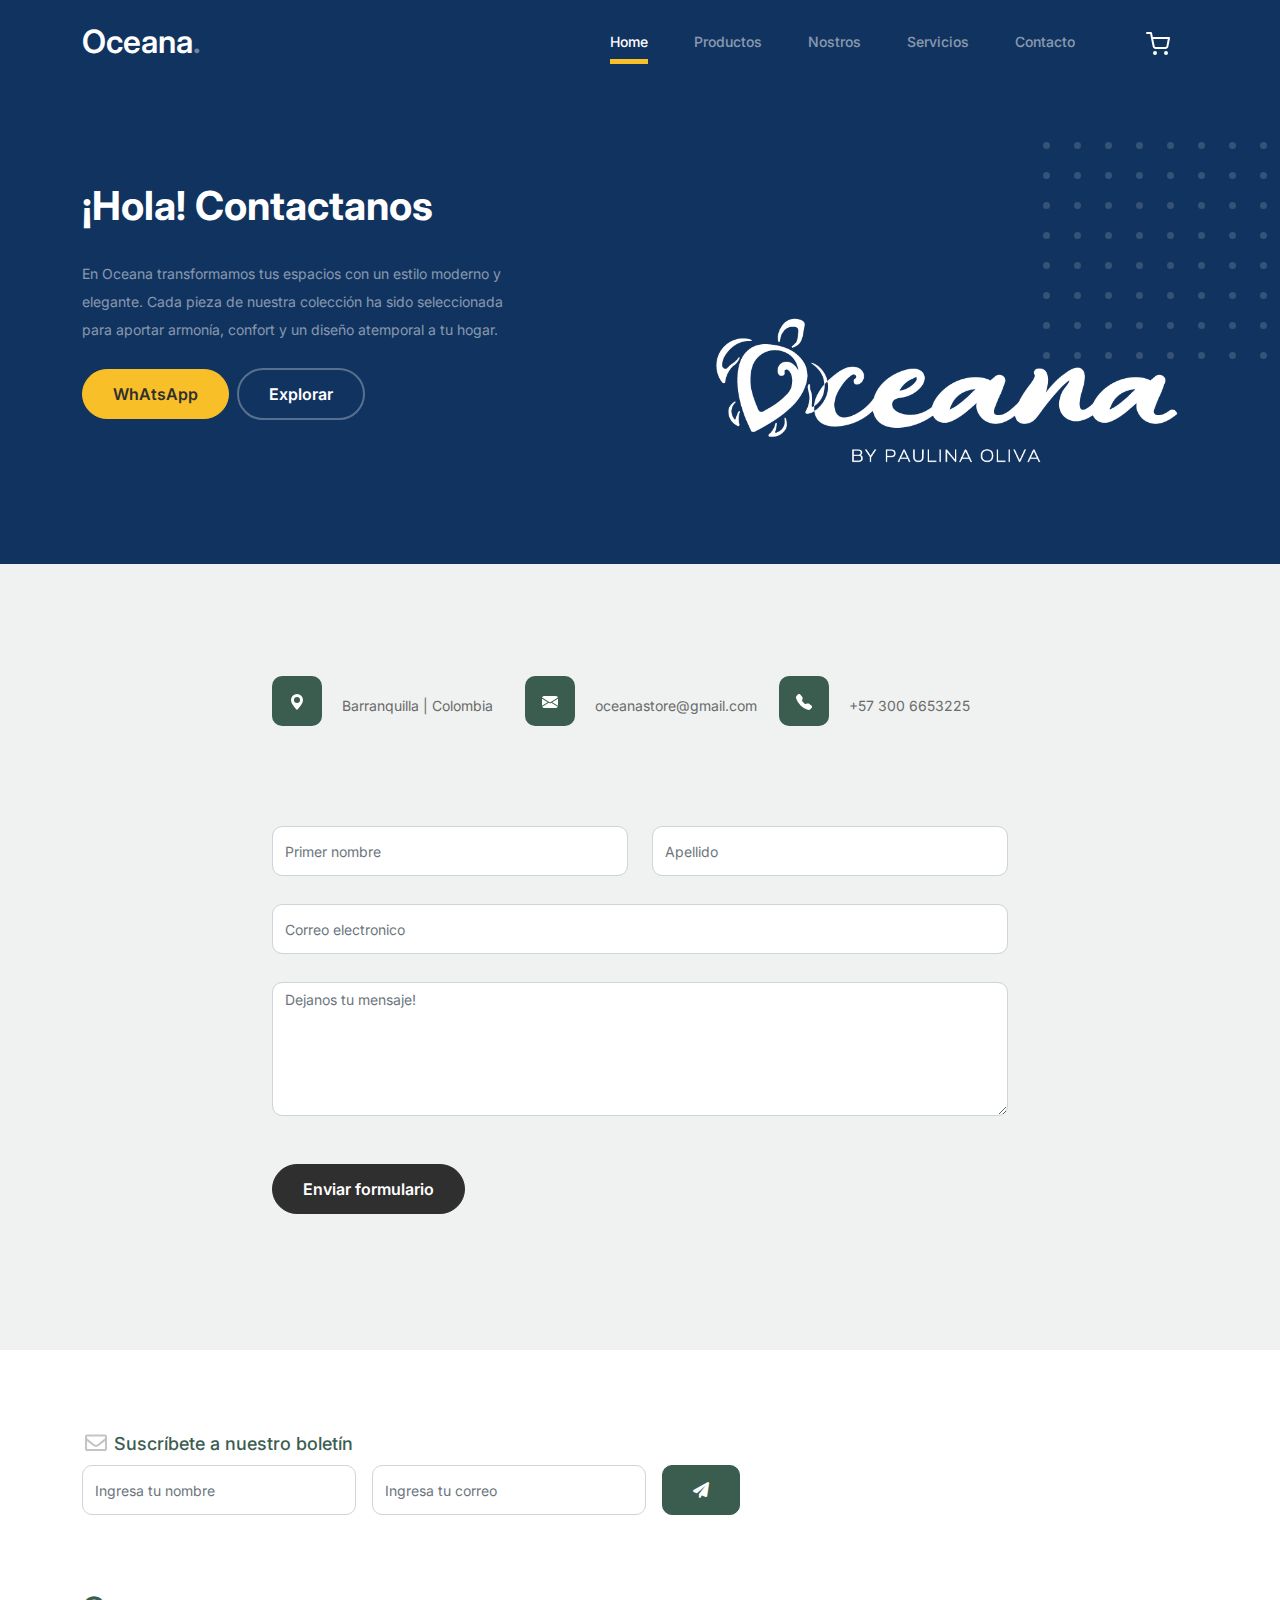
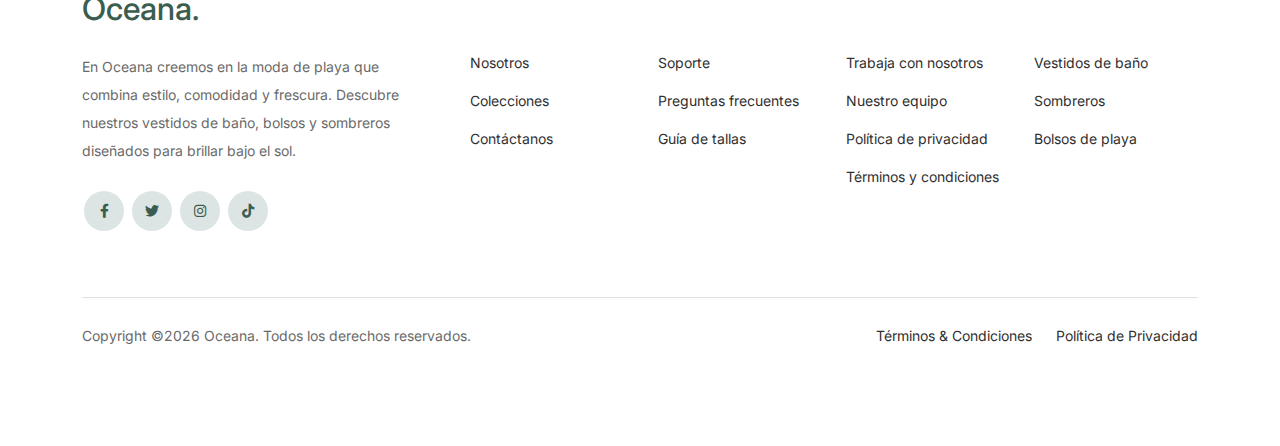
<file: contact.html>
<!doctype html>
<html lang="es">
<head>
  <meta charset="utf-8">
  <meta name="viewport" content="width=device-width, initial-scale=1, shrink-to-fit=no">
  <meta name="author" content="Untree.co">
  <link rel="shortcut icon" href="marca1.png">

  <meta name="description" content="" />
  <meta name="keywords" content="bootstrap, bootstrap4" />

		<!-- Bootstrap CSS -->
		<link href="css/bootstrap.min.css" rel="stylesheet">
		<link href="https://cdnjs.cloudflare.com/ajax/libs/font-awesome/6.0.0-beta3/css/all.min.css" rel="stylesheet">
		<link href="css/tiny-slider.css" rel="stylesheet">
		<link href="css/style.css" rel="stylesheet">
		<title>OceanaSwing | Tienda Colombiana </title>
	</head>

	<body>

		<!-- Header/Navigation -->
		<nav class="custom-navbar navbar navbar navbar-expand-md navbar-dark bg-dark" arial-label="Furni navigation bar">

			<div class="container">
				<a class="navbar-brand" href="index.html">Oceana<span>.</span></a>

				<button class="navbar-toggler" type="button" data-bs-toggle="collapse" data-bs-target="#navbarsFurni" aria-controls="navbarsFurni" aria-expanded="false" aria-label="Toggle navigation">
					<span class="navbar-toggler-icon"></span>
				</button>

				<div class="collapse navbar-collapse" id="navbarsFurni">
					<ul class="custom-navbar-nav navbar-nav ms-auto mb-2 mb-md-0">
						<li class="nav-item active">
							<a class="nav-link" href="index.html">Home</a>
						</li>
						<li><a class="nav-link" href="shop.html">Productos</a></li>
						<li><a class="nav-link" href="about.html">Nostros</a></li>
						<li><a class="nav-link" href="services.html">Servicios</a></li>
						<!-- <li><a class="nav-link" href="catalogo.html">Catalogo</a></li> -->
						<li><a class="nav-link" href="contact.html">Contacto</a></li>
					</ul>

					<ul class="custom-navbar-cta navbar-nav mb-2 mb-md-0 ms-5">
						<li><a class="nav-link" href="cart.html"><img src="images/cart.svg"></a></li>
					</ul>
				</div>
			</div>
				
		</nav>
		<!-- Header/Navigation -->

		<!-- Start Hero Section -->
			<div class="hero">
				<div class="container">
					<div class="row justify-content-between">
						<div class="col-lg-5">
							<div class="intro-excerpt">
								<h1><span clsas="d-block">¡Hola! Contactanos</span></h1>
								<p class="mb-4">En Oceana transformamos tus espacios con un estilo moderno y elegante. Cada pieza de nuestra colección ha sido seleccionada para aportar armonía, confort y un diseño atemporal a tu hogar.</p>
								<p><a href="https://api.whatsapp.com/message/F6MQH4X6IG4JF1?autoload=1&app_absent=0" class="btn btn-secondary me-2">WhAtsApp</a><a href="shop.html" class="btn btn-white-outline">Explorar</a></p>
							</div>
						</div>
						<div class="col-lg-7">
							<div class="hero-img-wrap">
								<img src="/images/logo.PNG" class="img-fluid">
							</div>
						</div>
					</div>
				</div>
			</div>
		<!-- End Hero Section -->


		
		<!-- Contact Form -->
		<div class="untree_co-section">
      <div class="container">

        <div class="block">
          <div class="row justify-content-center">


            <div class="col-md-8 col-lg-8 pb-4">


              <div class="row mb-5">
                <div class="col-lg-4">
                  <div  class="service no-shadow align-items-center link horizontal d-flex active" data-aos="fade-left" data-aos-delay="0">
                    <div class="service-icon color-1 mb-4">
                      <svg xmlns="http://www.w3.org/2000/svg" width="16" height="16" fill="currentColor" class="bi bi-geo-alt-fill" viewBox="0 0 16 16">
                        <path d="M8 16s6-5.686 6-10A6 6 0 0 0 2 6c0 4.314 6 10 6 10zm0-7a3 3 0 1 1 0-6 3 3 0 0 1 0 6z"/>
                      </svg>
                    </div> <!-- /.icon -->
                    <div class="service-contents">
                      <p>Barranquilla | Colombia</p>
                    </div> <!-- /.service-contents-->
                  </div> <!-- /.service -->
                </div>

                <div class="col-lg-4">
                  <div  class="service no-shadow align-items-center link horizontal d-flex active" data-aos="fade-left" data-aos-delay="0">
                    <div class="service-icon color-1 mb-4">
                      <svg xmlns="http://www.w3.org/2000/svg" width="16" height="16" fill="currentColor" class="bi bi-envelope-fill" viewBox="0 0 16 16">
                        <path d="M.05 3.555A2 2 0 0 1 2 2h12a2 2 0 0 1 1.95 1.555L8 8.414.05 3.555zM0 4.697v7.104l5.803-3.558L0 4.697zM6.761 8.83l-6.57 4.027A2 2 0 0 0 2 14h12a2 2 0 0 0 1.808-1.144l-6.57-4.027L8 9.586l-1.239-.757zm3.436-.586L16 11.801V4.697l-5.803 3.546z"/>
                      </svg>
                    </div> <!-- /.icon -->
                    <div class="service-contents">
                      <p>oceanastore@gmail.com</p>
                    </div> <!-- /.service-contents-->
                  </div> <!-- /.service -->
                </div>

                <div class="col-lg-4">
                  <div  class="service no-shadow align-items-center link horizontal d-flex active" data-aos="fade-left" data-aos-delay="0">
                    <div class="service-icon color-1 mb-4">
                      <svg xmlns="http://www.w3.org/2000/svg" width="16" height="16" fill="currentColor" class="bi bi-telephone-fill" viewBox="0 0 16 16">
                        <path fill-rule="evenodd" d="M1.885.511a1.745 1.745 0 0 1 2.61.163L6.29 2.98c.329.423.445.974.315 1.494l-.547 2.19a.678.678 0 0 0 .178.643l2.457 2.457a.678.678 0 0 0 .644.178l2.189-.547a1.745 1.745 0 0 1 1.494.315l2.306 1.794c.829.645.905 1.87.163 2.611l-1.034 1.034c-.74.74-1.846 1.065-2.877.702a18.634 18.634 0 0 1-7.01-4.42 18.634 18.634 0 0 1-4.42-7.009c-.362-1.03-.037-2.137.703-2.877L1.885.511z"/>
                      </svg>
                    </div> <!-- /.icon -->
                    <div class="service-contents">
                      <p>+57 300 6653225</p>
                    </div> <!-- /.service-contents-->
                  </div> <!-- /.service -->
                </div>
              </div>

              <form>
                <div class="row">
                  <div class="col-6">
                    <div class="form-group">
                      <label class="text-black" for="fname"></label>
                      <input type="text" class="form-control" id="fname" placeholder="Primer nombre">
                    </div>
                  </div>
                  <div class="col-6">
                    <div class="form-group">
                      <label class="text-black" for="lname"></label>
                      <input type="text" class="form-control" id="lname" placeholder="Apellido">
                    </div>
                  </div>
                </div>
                <div class="form-group">
                  <label class="text-black" for="email"></label>
                  <input type="email" class="form-control" id="email" placeholder="Correo electronico">
                </div>

                <div class="form-group mb-5">
                  <label class="text-black" for="message"></label>
                  <textarea name="" class="form-control"placeholder="Dejanos tu mensaje!" id="message" cols="30" rows="5"></textarea>
                </div>

                <button type="submit" class="btn btn-primary-hover-outline">Enviar formulario</button>
              </form>

            </div>

          </div>

        </div>

      </div>

    </div>
  </div>
  <!-- Contact Form -->

		

		<!-- Footer Section -->
			<footer class="footer-section">
	<div class="container relative">

		<!-- <div class="sofa-img">
			<img src="images/marca1.png" alt="Logo Oceana" class="img-fluid">
		</div> -->

		<div class="row">
			<div class="col-lg-8">
				<div class="subscription-form">
					<h3 class="d-flex align-items-center">
						<span class="me-1"><img src="images/envelope-outline.svg" alt="Suscripción" class="img-fluid"></span>
						<span>Suscríbete a nuestro boletín</span>
					</h3>

					<form action="#" class="row g-3">
						<div class="col-auto">
							<input type="text" class="form-control" placeholder="Ingresa tu nombre">
						</div>
						<div class="col-auto">
							<input type="email" class="form-control" placeholder="Ingresa tu correo">
						</div>
						<div class="col-auto">
							<button class="btn btn-primary">
								<span class="fa fa-paper-plane"></span>
							</button>
						</div>
					</form>

				</div>
			</div>
		</div>

		<div class="row g-5 mb-5">
			<div class="col-lg-4">
				<div class="mb-4 footer-logo-wrap"><a href="#" class="footer-logo">Oceana<span>.</span></a></div>
				<p class="mb-4">En Oceana creemos en la moda de playa que combina estilo, comodidad y frescura. Descubre nuestros vestidos de baño, bolsos y sombreros diseñados para brillar bajo el sol.</p>

				<ul class="list-unstyled custom-social">
					<li><a href="#"><span class="fa fa-brands fa-facebook-f"></span></a></li>
					<li><a href="#"><span class="fa fa-brands fa-twitter"></span></a></li>
					<li><a href="#"><span class="fa fa-brands fa-instagram"></span></a></li>
					<li><a href="#"><span class="fa fa-brands fa-tiktok"></span></a></li>
				</ul>
			</div>

			<div class="col-lg-8">
				<div class="row links-wrap">
					<div class="col-6 col-sm-6 col-md-3">
						<ul class="list-unstyled">
							<li><a href="#">Nosotros</a></li>
							<li><a href="#">Colecciones</a></li>
							<li><a href="#">Contáctanos</a></li>
						</ul>
					</div>

					<div class="col-6 col-sm-6 col-md-3">
						<ul class="list-unstyled">
							<li><a href="#">Soporte</a></li>
							<li><a href="#">Preguntas frecuentes</a></li>
							<li><a href="#">Guía de tallas</a></li>
						</ul>
					</div>

					<div class="col-6 col-sm-6 col-md-3">
						<ul class="list-unstyled">
							<li><a href="#">Trabaja con nosotros</a></li>
							<li><a href="#">Nuestro equipo</a></li>
							<li><a href="#">Política de privacidad</a></li>
							<li><a href="#">Términos y condiciones</a></li>
						</ul>
					</div>

					<div class="col-6 col-sm-6 col-md-3">
						<ul class="list-unstyled">
							<li><a href="#">Vestidos de baño</a></li>
							<li><a href="#">Sombreros</a></li>
							<li><a href="#">Bolsos de playa</a></li>
						</ul>
					</div>
				</div>
			</div>

		</div>

		<div class="border-top copyright">
			<div class="row pt-4">
				<div class="col-lg-6">
					<p class="mb-2 text-center text-lg-start">
						Copyright &copy;<script>document.write(new Date().getFullYear());</script> Oceana. Todos los derechos reservados.
					</p>
				</div>

				<div class="col-lg-6 text-center text-lg-end">
					<ul class="list-unstyled d-inline-flex ms-auto">
						<li class="me-4"><a href="#">Términos &amp; Condiciones</a></li>
						<li><a href="#">Política de Privacidad</a></li>
					</ul>
				</div>

			</div>
		</div>

	</div>
</footer>
	<!-- End Footer Section -->	

		<script src="js/bootstrap.bundle.min.js"></script>
		<script src="js/tiny-slider.js"></script>
		<script src="js/custom.js"></script>
	</body>

</html>
</file>
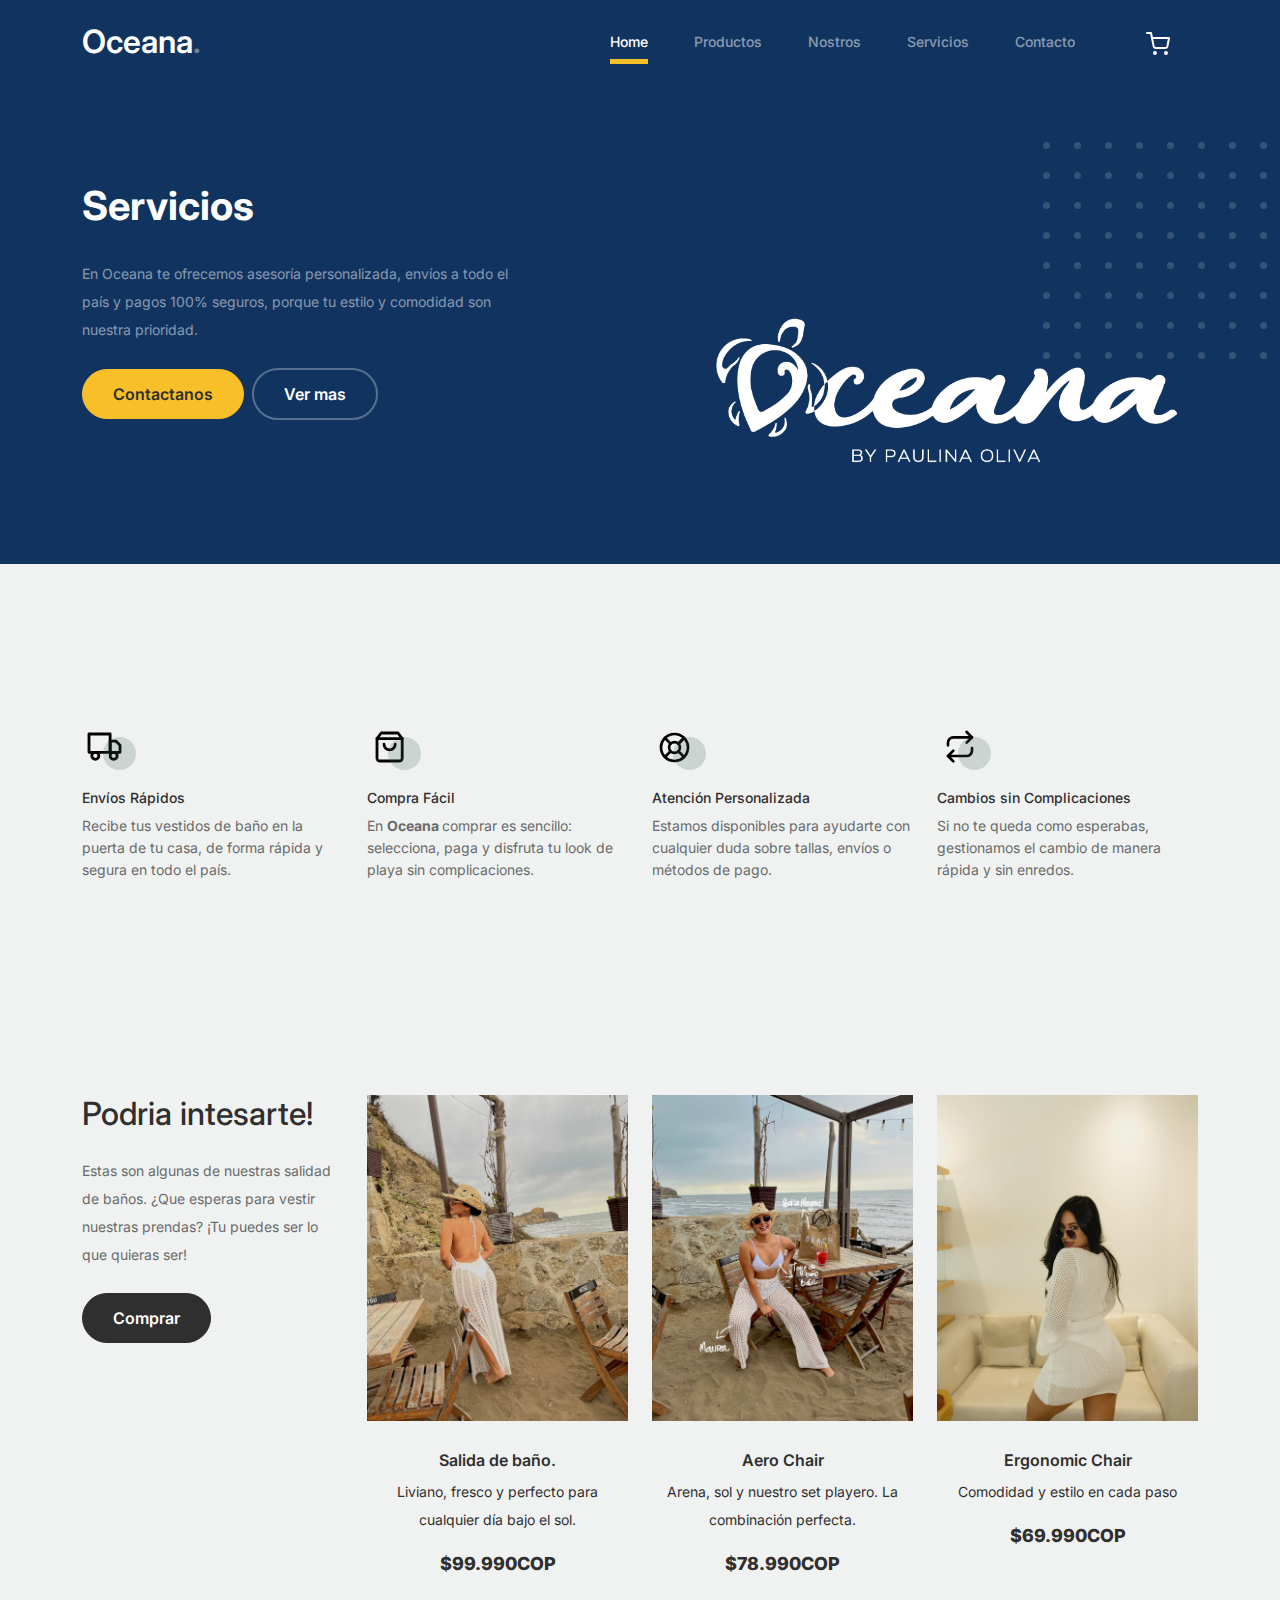
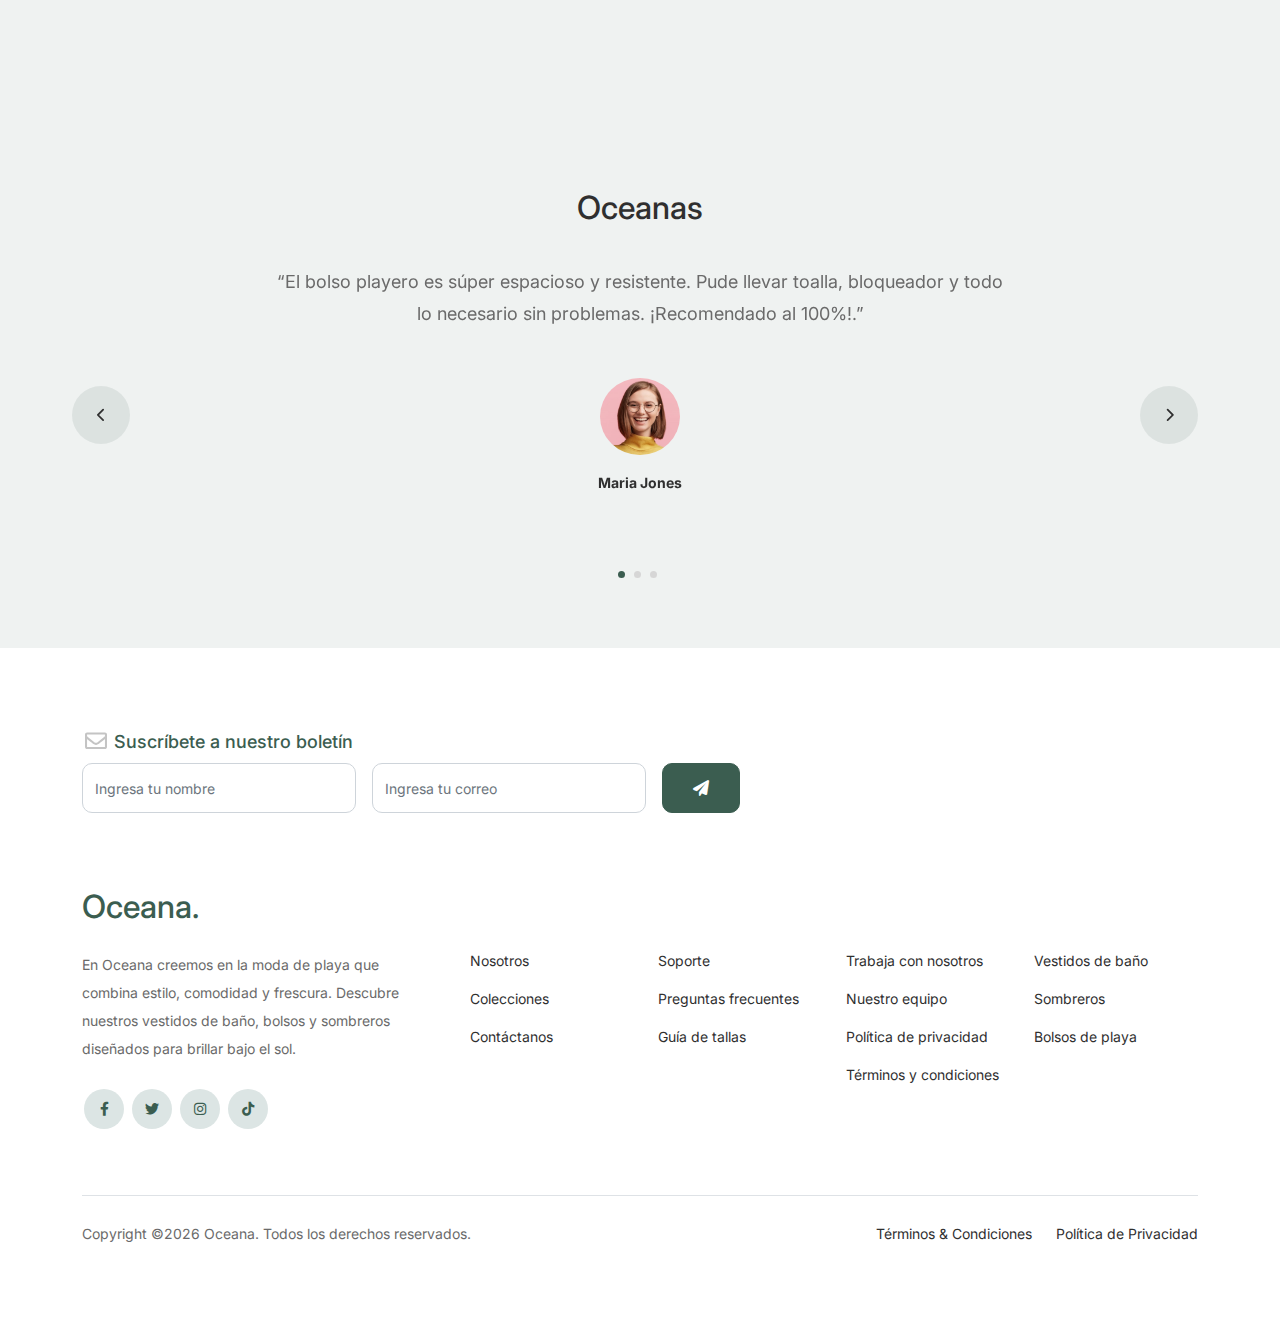
<file: services.html>
<!doctype html>
<html lang="es">
<head>
  <meta charset="utf-8">
  <meta name="viewport" content="width=device-width, initial-scale=1, shrink-to-fit=no">
  <meta name="author" content="Untree.co">
  <link rel="shortcut icon" href="marca1.png">

  <meta name="description" content="" />
  <meta name="keywords" content="bootstrap, bootstrap4" />

		<!-- Bootstrap CSS -->
		<link href="css/bootstrap.min.css" rel="stylesheet">
		<link href="https://cdnjs.cloudflare.com/ajax/libs/font-awesome/6.0.0-beta3/css/all.min.css" rel="stylesheet">
		<link href="css/tiny-slider.css" rel="stylesheet">
		<link href="css/style.css" rel="stylesheet">
		<title>OceanaSwing | Servicios</title>
	</head>

	<body>

		<!-- Start Header/Navigation -->
		<nav class="custom-navbar navbar navbar navbar-expand-md navbar-dark bg-dark" arial-label="Furni navigation bar">

			<div class="container">
				<a class="navbar-brand" href="index.html">Oceana<span>.</span></a>

				<button class="navbar-toggler" type="button" data-bs-toggle="collapse" data-bs-target="#navbarsFurni" aria-controls="navbarsFurni" aria-expanded="false" aria-label="Toggle navigation">
					<span class="navbar-toggler-icon"></span>
				</button>

				<div class="collapse navbar-collapse" id="navbarsFurni">
					<ul class="custom-navbar-nav navbar-nav ms-auto mb-2 mb-md-0">
						<li class="nav-item active">
							<a class="nav-link" href="index.html">Home</a>
						</li>
						<li><a class="nav-link" href="shop.html">Productos</a></li>
						<li><a class="nav-link" href="about.html">Nostros</a></li>
						<li><a class="nav-link" href="services.html">Servicios</a></li>
						<!-- <li><a class="nav-link" href="catalogo.html">Catalogo</a></li> -->
						<li><a class="nav-link" href="contact.html">Contacto</a></li>
					</ul>

					<ul class="custom-navbar-cta navbar-nav mb-2 mb-md-0 ms-5">
						<li><a class="nav-link" href="cart.html"><img src="images/cart.svg"></a></li>
					</ul>
				</div>
			</div>
				
		</nav>
		<!-- End Header/Navigation -->

		<!-- Start Hero Section -->
			<div class="hero">
				<div class="container">
					<div class="row justify-content-between">
						<div class="col-lg-5">
							<div class="intro-excerpt">
								<h1><span clsas="d-block">Servicios</span></h1>
								<p class="mb-4">En Oceana te ofrecemos asesoría personalizada, envíos a todo el país y pagos 100% seguros, porque tu estilo y comodidad son nuestra prioridad.</p>
								<p><a href="contact.html" class="btn btn-secondary me-2">Contactanos</a><a href="shop.html" class="btn btn-white-outline">Ver mas</a></p>
							</div>
						</div>
						<div class="col-lg-7">
							<div class="hero-img-wrap">
								<img src="/images/logo.PNG" class="img-fluid">
							</div>
						</div>
					</div>
				</div>
			</div>
		<!-- End Hero Section -->
		

		<!-- Start Why Choose Us Section -->
		<div class="why-choose-section">
	<div class="container">
		
		<div class="row my-5">
			<div class="col-6 col-md-6 col-lg-3 mb-4">
				<div class="feature">
					<div class="icon">
						<img src="images/truck.svg" alt="Image" class="imf-fluid">
					</div>
					<h3>Envíos Rápidos</h3>
					<p>Recibe tus vestidos de baño en la puerta de tu casa, de forma rápida y segura en todo el país.</p>
				</div>
			</div>

			<div class="col-6 col-md-6 col-lg-3 mb-4">
				<div class="feature">
					<div class="icon">
						<img src="images/bag.svg" alt="Image" class="imf-fluid">
					</div>
					<h3>Compra Fácil</h3>
					<p>En <strong>Oceana </strong> comprar es sencillo: selecciona, paga y disfruta tu look de playa sin complicaciones.</p>
				</div>
			</div>

			<div class="col-6 col-md-6 col-lg-3 mb-4">
				<div class="feature">
					<div class="icon">
						<img src="images/support.svg" alt="Image" class="imf-fluid">
					</div>
					<h3>Atención Personalizada</h3>
					<p>Estamos disponibles para ayudarte con cualquier duda sobre tallas, envíos o métodos de pago.</p>
				</div>
			</div>

			<div class="col-6 col-md-6 col-lg-3 mb-4">
				<div class="feature">
					<div class="icon">
						<img src="images/return.svg" alt="Image" class="imf-fluid">
					</div>
					<h3>Cambios sin Complicaciones</h3>
					<p>Si no te queda como esperabas, gestionamos el cambio de manera rápida y sin enredos.</p>
				</div>
			</div>
		</div>
	
	</div>
</div>

		<!-- End Why Choose Us Section -->

		<!-- Start Product Section -->
		<div class="product-section pt-0">
			<div class="container">
				<div class="row">

					<!-- Start Column 1 -->
					<div class="col-md-12 col-lg-3 mb-5 mb-lg-0">
						<h2 class="mb-4 section-title">Podria intesarte!</h2>
						<p class="mb-4">Estas son algunas de nuestras salidad de baños. ¿Que esperas para vestir nuestras prendas? ¡Tu puedes ser lo que quieras ser! </p>
						<p><a href="#" class="btn">Comprar</a></p>
					</div> 
					<!-- End Column 1 -->

					<!-- Start Column 2 -->
					<div class="col-12 col-md-4 col-lg-3 mb-5 mb-md-0">
						<a class="product-item" href="#">
							<img src="images/modelo1.jpg" class="img-fluid product-thumbnail">
							<h3 class="product-title">Salida de baño.</h3>
							<p>Liviano, fresco y perfecto para cualquier día bajo el sol. </p>
							<strong class="product-price">$99.990COP</strong>

							<span class="icon-cross">
								<img src="images/cross.svg" class="img-fluid">
							</span>
						</a>
					</div> 
					<!-- End Column 2 -->

					<!-- Start Column 3 -->
					<div class="col-12 col-md-4 col-lg-3 mb-5 mb-md-0">
						<a class="product-item" href="#">
							<img src="images/modelo2.jpg" class="img-fluid product-thumbnail">
							<h3 class="product-title">Aero Chair</h3>
							<P>Arena, sol y nuestro set playero. La combinación perfecta.</P>
							<strong class="product-price">$78.990COP</strong>

							<span class="icon-cross">
								<img src="images/cross.svg" class="img-fluid">
							</span>
						</a>
					</div>
					<!-- End Column 3 -->

					<!-- Start Column 4 -->
					<div class="col-12 col-md-4 col-lg-3 mb-5 mb-md-0">
						<a class="product-item" href="#">
							<img src="images/modelo3.jpg" class="img-fluid product-thumbnail">
							<h3 class="product-title">Ergonomic Chair</h3>
							<P>Comodidad y estilo en cada paso</P>
							<strong class="product-price">$69.990COP</strong>
							<span class="icon-cross">
								<img src="images/cross.svg" class="img-fluid">
							</span>
						</a>
					</div>
					<!-- End Column 4 -->

				</div>
			</div>
		</div>
		<!-- End Product Section -->

		

		<!-- Start Testimonial Slider -->
		<div class="testimonial-section">
			<div class="container">
				<div class="row">
					<div class="col-lg-7 mx-auto text-center">
						<h2 class="section-title">Oceanas</h2>
					</div>
				</div>

				<div class="row justify-content-center">
					<div class="col-lg-12">
						<div class="testimonial-slider-wrap text-center">

							<div id="testimonial-nav">
								<span class="prev" data-controls="prev"><span class="fa fa-chevron-left"></span></span>
								<span class="next" data-controls="next"><span class="fa fa-chevron-right"></span></span>
							</div>

							<div class="testimonial-slider">
								
								<div class="item">
									<div class="row justify-content-center">
										<div class="col-lg-8 mx-auto">

											<div class="testimonial-block text-center">
												<blockquote class="mb-5">
													<p>&ldquo;El bolso playero es súper espacioso y resistente. Pude llevar toalla, bloqueador y todo lo necesario sin problemas. ¡Recomendado al 100%!.&rdquo;</p>
												</blockquote>

												<div class="author-info">
													<div class="author-pic">
														<img src="images/person-1.png" alt="Maria Jones" class="img-fluid">
													</div>
													<h3 class="font-weight-bold">Maria Jones</h3>
													<span class="position d-block mb-3"></span>
												</div>
											</div>

										</div>
									</div>
								</div> 
								<!-- END item -->

								<div class="item">
									<div class="row justify-content-center">
										<div class="col-lg-8 mx-auto">

											<div class="testimonial-block text-center">
												<blockquote class="mb-5">
													<p>&ldquo;El sombrero que pedí es hermoso y muy ligero. Lo usé todo el día en la piscina y además de protegerme del sol, combinó perfecto con mi look.&rdquo;</p>
												</blockquote>

												<div class="author-info">
													<div class="author-pic">
														<img src="images/person-1.png" alt="Maria Jones" class="img-fluid">
													</div>
													<h3 class="font-weight-bold">Paola Jara</h3>
													<span class="position d-block mb-3"></span>
												</div>
											</div>

										</div>
									</div>
								</div> 
								<!-- END item -->

								<div class="item">
									<div class="row justify-content-center">
										<div class="col-lg-8 mx-auto">

											<div class="testimonial-block text-center">
												<blockquote class="mb-5">
													<p>&ldquo;Compré un vestido de baño en Oceana y me encantó. La tela es de excelente calidad y se ajusta perfecto, me sentí muy cómoda y segura en la playa..&rdquo;</p>
												</blockquote>

												<div class="author-info">
													<div class="author-pic">
														<img src="images/person-1.png" alt="Maria Jones" class="img-fluid">
													</div>
													<h3 class="font-weight-bold">Paola velez</h3>
													<span class="position d-block mb-3">Cliente Maria</span>
												</div>
											</div>

										</div>
									</div>
								</div> 
								<!-- END item -->

							</div>

						</div>
					</div>
				</div>
			</div>
		</div>
		<!-- End Testimonial Slider -->

		

		<!-- Start Footer Section -->
		<footer class="footer-section">
	    <div class="container relative">

		<!-- <div class="sofa-img">
			<img src="images/marca1.png" alt="Logo Oceana" class="img-fluid">
		</div> -->

		<div class="row">
			<div class="col-lg-8">
				<div class="subscription-form">
					<h3 class="d-flex align-items-center">
						<span class="me-1"><img src="images/envelope-outline.svg" alt="Suscripción" class="img-fluid"></span>
						<span>Suscríbete a nuestro boletín</span>
					</h3>

					<form action="#" class="row g-3">
						<div class="col-auto">
							<input type="text" class="form-control" placeholder="Ingresa tu nombre">
						</div>
						<div class="col-auto">
							<input type="email" class="form-control" placeholder="Ingresa tu correo">
						</div>
						<div class="col-auto">
							<button class="btn btn-primary">
								<span class="fa fa-paper-plane"></span>
							</button>
						</div>
					</form>

				</div>
			</div>
		</div>

		<div class="row g-5 mb-5">
			<div class="col-lg-4">
				<div class="mb-4 footer-logo-wrap"><a href="#" class="footer-logo">Oceana<span>.</span></a></div>
				<p class="mb-4">En Oceana creemos en la moda de playa que combina estilo, comodidad y frescura. Descubre nuestros vestidos de baño, bolsos y sombreros diseñados para brillar bajo el sol.</p>

				<ul class="list-unstyled custom-social">
					<li><a href="#"><span class="fa fa-brands fa-facebook-f"></span></a></li>
					<li><a href="#"><span class="fa fa-brands fa-twitter"></span></a></li>
					<li><a href="#"><span class="fa fa-brands fa-instagram"></span></a></li>
					<li><a href="#"><span class="fa fa-brands fa-tiktok"></span></a></li>
				</ul>
			</div>

			<div class="col-lg-8">
				<div class="row links-wrap">
					<div class="col-6 col-sm-6 col-md-3">
						<ul class="list-unstyled">
							<li><a href="#">Nosotros</a></li>
							<li><a href="#">Colecciones</a></li>
							<li><a href="#">Contáctanos</a></li>
						</ul>
					</div>

					<div class="col-6 col-sm-6 col-md-3">
						<ul class="list-unstyled">
							<li><a href="#">Soporte</a></li>
							<li><a href="#">Preguntas frecuentes</a></li>
							<li><a href="#">Guía de tallas</a></li>
						</ul>
					</div>

					<div class="col-6 col-sm-6 col-md-3">
						<ul class="list-unstyled">
							<li><a href="#">Trabaja con nosotros</a></li>
							<li><a href="#">Nuestro equipo</a></li>
							<li><a href="#">Política de privacidad</a></li>
							<li><a href="#">Términos y condiciones</a></li>
						</ul>
					</div>

					<div class="col-6 col-sm-6 col-md-3">
						<ul class="list-unstyled">
							<li><a href="#">Vestidos de baño</a></li>
							<li><a href="#">Sombreros</a></li>
							<li><a href="#">Bolsos de playa</a></li>
						</ul>
					</div>
				</div>
			</div>

		</div>

		<div class="border-top copyright">
			<div class="row pt-4">
				<div class="col-lg-6">
					<p class="mb-2 text-center text-lg-start">
						Copyright &copy;<script>document.write(new Date().getFullYear());</script> Oceana. Todos los derechos reservados.
					</p>
				</div>

				<div class="col-lg-6 text-center text-lg-end">
					<ul class="list-unstyled d-inline-flex ms-auto">
						<li class="me-4"><a href="#">Términos &amp; Condiciones</a></li>
						<li><a href="#">Política de Privacidad</a></li>
					</ul>
				</div>

			</div>
		</div>

	</div>
</footer>
		<!-- End Footer Section -->	


		<script src="js/bootstrap.bundle.min.js"></script>
		<script src="js/tiny-slider.js"></script>
		<script src="js/custom.js"></script>
	</body>

</html>
</file>
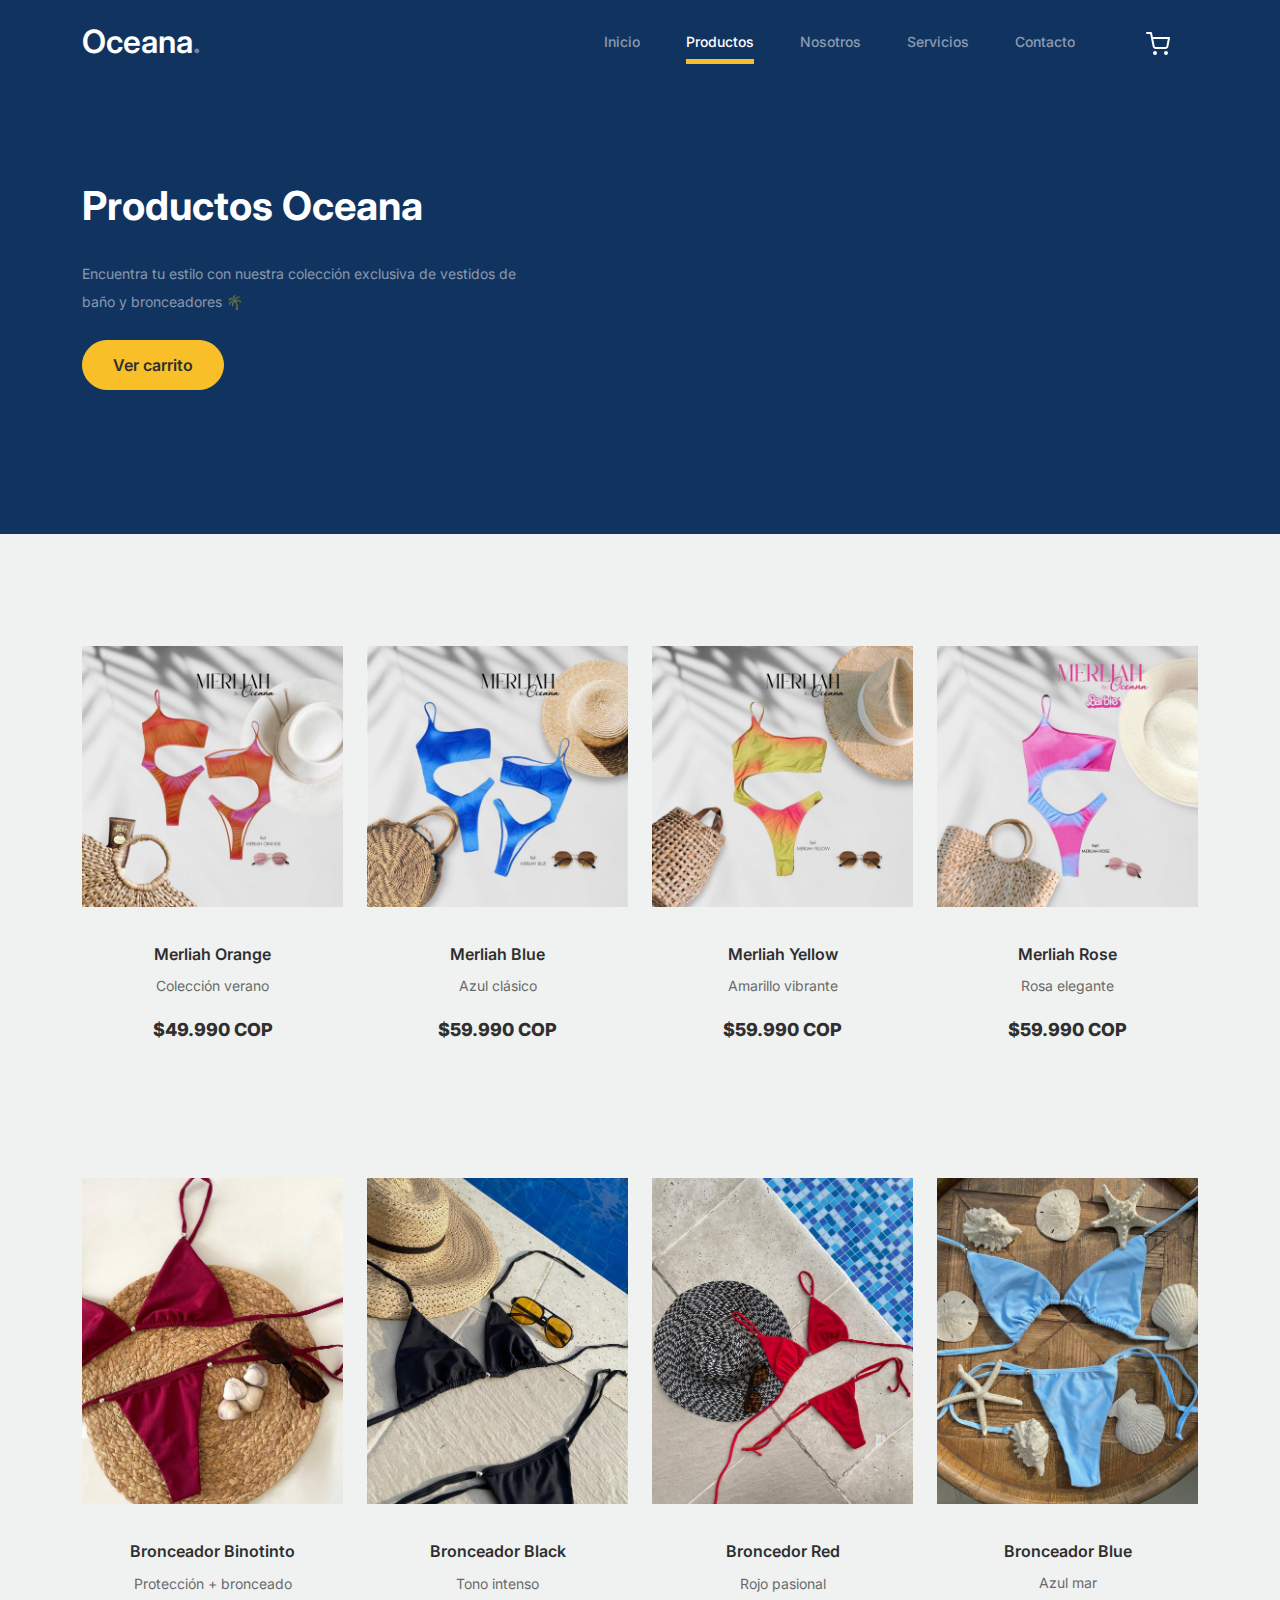
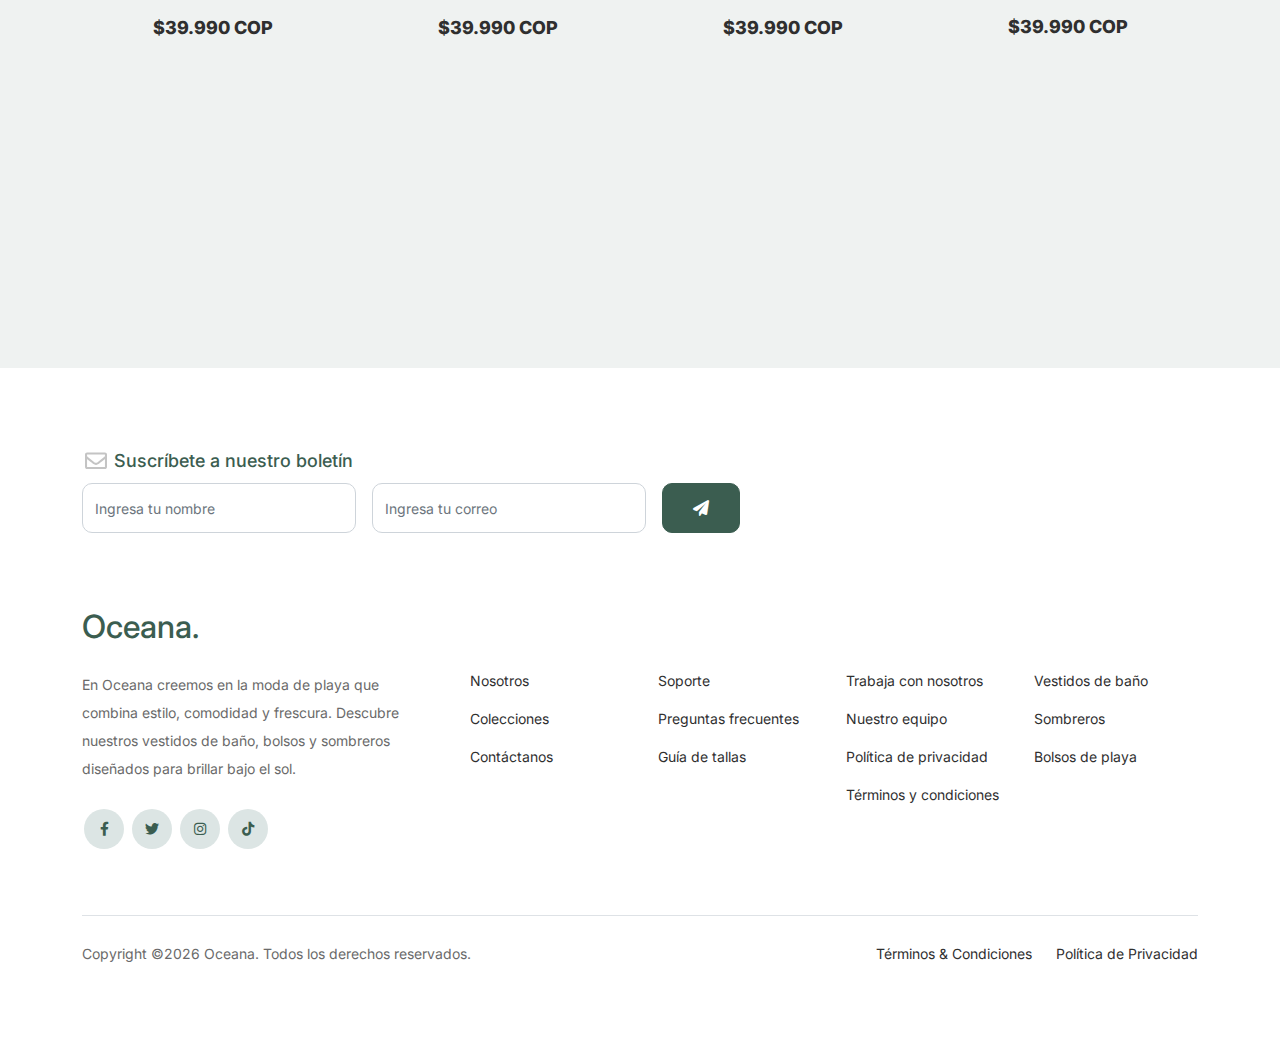
<file: shop.html>
<!doctype html>
<html lang="es">
  <head>
    <meta charset="utf-8">
    <meta name="viewport" content="width=device-width, initial-scale=1, shrink-to-fit=no">
    <meta name="author" content="Oceana">
    <link rel="shortcut icon" href="marca1.png">
    <meta name="description" content="">
    <meta name="keywords" content="bootstrap, ecommerce, oceana">

    <!-- Bootstrap CSS -->
    <link href="css/bootstrap.min.css" rel="stylesheet">
    <link href="https://cdnjs.cloudflare.com/ajax/libs/font-awesome/6.0.0-beta3/css/all.min.css" rel="stylesheet">
    <link href="css/tiny-slider.css" rel="stylesheet">
    <link href="css/style.css" rel="stylesheet">
    <title>Oceana - Tienda</title>
  </head>

  <body>

    <!-- Navbar -->
    <nav class="custom-navbar navbar navbar-expand-md navbar-dark bg-dark" arial-label="Oceana navigation bar">
      <div class="container">
        <a class="navbar-brand" href="index.html">Oceana<span>.</span></a>

        <button class="navbar-toggler" type="button" data-bs-toggle="collapse" data-bs-target="#navbarsOceana" aria-controls="navbarsOceana" aria-expanded="false" aria-label="Toggle navigation">
          <span class="navbar-toggler-icon"></span>
        </button>

        <div class="collapse navbar-collapse" id="navbarsOceana">
          <ul class="custom-navbar-nav navbar-nav ms-auto mb-2 mb-md-0">
            <li><a class="nav-link" href="index.html">Inicio</a></li>
            <li class="nav-item active"><a class="nav-link" href="shop.html">Productos</a></li>
            <li><a class="nav-link" href="about.html">Nosotros</a></li>
            <li><a class="nav-link" href="services.html">Servicios</a></li>
            <li><a class="nav-link" href="contact.html">Contacto</a></li>
          </ul>

          <ul class="custom-navbar-cta navbar-nav mb-2 mb-md-0 ms-5">
            <li>
              <a class="nav-link" href="cart.html">
                <img src="images/cart.svg" alt="Carrito">
              </a>
            </li>
          </ul>
        </div>
      </div>
    </nav>

    <!-- Hero -->
    <div class="hero">
      <div class="container">
        <div class="row justify-content-between">
          <div class="col-lg-5">
            <div class="intro-excerpt">
              <h1>Productos Oceana</h1>
              <p class="mb-4">Encuentra tu estilo con nuestra colección exclusiva de vestidos de baño y bronceadores 🌴</p>
              <p><a href="cart.html" class="btn btn-secondary me-2">Ver carrito</a></p>
            </div>
          </div>
        </div>
      </div>
    </div>

    <!-- Catálogo -->
    <div class="untree_co-section product-section before-footer-section">
      <div class="container">
        <div class="row" id="catalogo">
          <!-- Los productos se cargan dinámicamente con custom.js -->
        </div>
      </div>
    </div>

    <!-- Start Footer Section -->
		<footer class="footer-section">
	<div class="container relative">

		<!-- <div class="sofa-img">
			<img src="images/marca1.png" alt="Logo Oceana" class="img-fluid">
		</div> -->

		<div class="row">
			<div class="col-lg-8">
				<div class="subscription-form">
					<h3 class="d-flex align-items-center">
						<span class="me-1"><img src="images/envelope-outline.svg" alt="Suscripción" class="img-fluid"></span>
						<span>Suscríbete a nuestro boletín</span>
					</h3>

					<form action="#" class="row g-3">
						<div class="col-auto">
							<input type="text" class="form-control" placeholder="Ingresa tu nombre">
						</div>
						<div class="col-auto">
							<input type="email" class="form-control" placeholder="Ingresa tu correo">
						</div>
						<div class="col-auto">
							<button class="btn btn-primary">
								<span class="fa fa-paper-plane"></span>
							</button>
						</div>
					</form>

				</div>
			</div>
		</div>

		<div class="row g-5 mb-5">
			<div class="col-lg-4">
				<div class="mb-4 footer-logo-wrap"><a href="#" class="footer-logo">Oceana<span>.</span></a></div>
				<p class="mb-4">En Oceana creemos en la moda de playa que combina estilo, comodidad y frescura. Descubre nuestros vestidos de baño, bolsos y sombreros diseñados para brillar bajo el sol.</p>

				<ul class="list-unstyled custom-social">
					<li><a href="#"><span class="fa fa-brands fa-facebook-f"></span></a></li>
					<li><a href="#"><span class="fa fa-brands fa-twitter"></span></a></li>
					<li><a href="#"><span class="fa fa-brands fa-instagram"></span></a></li>
					<li><a href="#"><span class="fa fa-brands fa-tiktok"></span></a></li>
				</ul>
			</div>

			<div class="col-lg-8">
				<div class="row links-wrap">
					<div class="col-6 col-sm-6 col-md-3">
						<ul class="list-unstyled">
							<li><a href="#">Nosotros</a></li>
							<li><a href="#">Colecciones</a></li>
							<li><a href="#">Contáctanos</a></li>
						</ul>
					</div>

					<div class="col-6 col-sm-6 col-md-3">
						<ul class="list-unstyled">
							<li><a href="#">Soporte</a></li>
							<li><a href="#">Preguntas frecuentes</a></li>
							<li><a href="#">Guía de tallas</a></li>
						</ul>
					</div>

					<div class="col-6 col-sm-6 col-md-3">
						<ul class="list-unstyled">
							<li><a href="#">Trabaja con nosotros</a></li>
							<li><a href="#">Nuestro equipo</a></li>
							<li><a href="#">Política de privacidad</a></li>
							<li><a href="#">Términos y condiciones</a></li>
						</ul>
					</div>

					<div class="col-6 col-sm-6 col-md-3">
						<ul class="list-unstyled">
							<li><a href="#">Vestidos de baño</a></li>
							<li><a href="#">Sombreros</a></li>
							<li><a href="#">Bolsos de playa</a></li>
						</ul>
					</div>
				</div>
			</div>

		</div>

		<div class="border-top copyright">
			<div class="row pt-4">
				<div class="col-lg-6">
					<p class="mb-2 text-center text-lg-start">
						Copyright &copy;<script>document.write(new Date().getFullYear());</script> Oceana. Todos los derechos reservados.
					</p>
				</div>

				<div class="col-lg-6 text-center text-lg-end">
					<ul class="list-unstyled d-inline-flex ms-auto">
						<li class="me-4"><a href="#">Términos &amp; Condiciones</a></li>
						<li><a href="#">Política de Privacidad</a></li>
					</ul>
				</div>

			</div>
		</div>

	</div>
</footer>
<!-- End Footer Section -->	

<script src="js/bootstrap.bundle.min.js"></script>
<script src="js/tiny-slider.js"></script>
<script src="js/custom.js"></script>

<!-- Aviso flotante -->
<div id="mensaje-agregado" class="mensaje-agregado">Producto agregado al carrito ✅</div>

	</body>

</html>
</file>
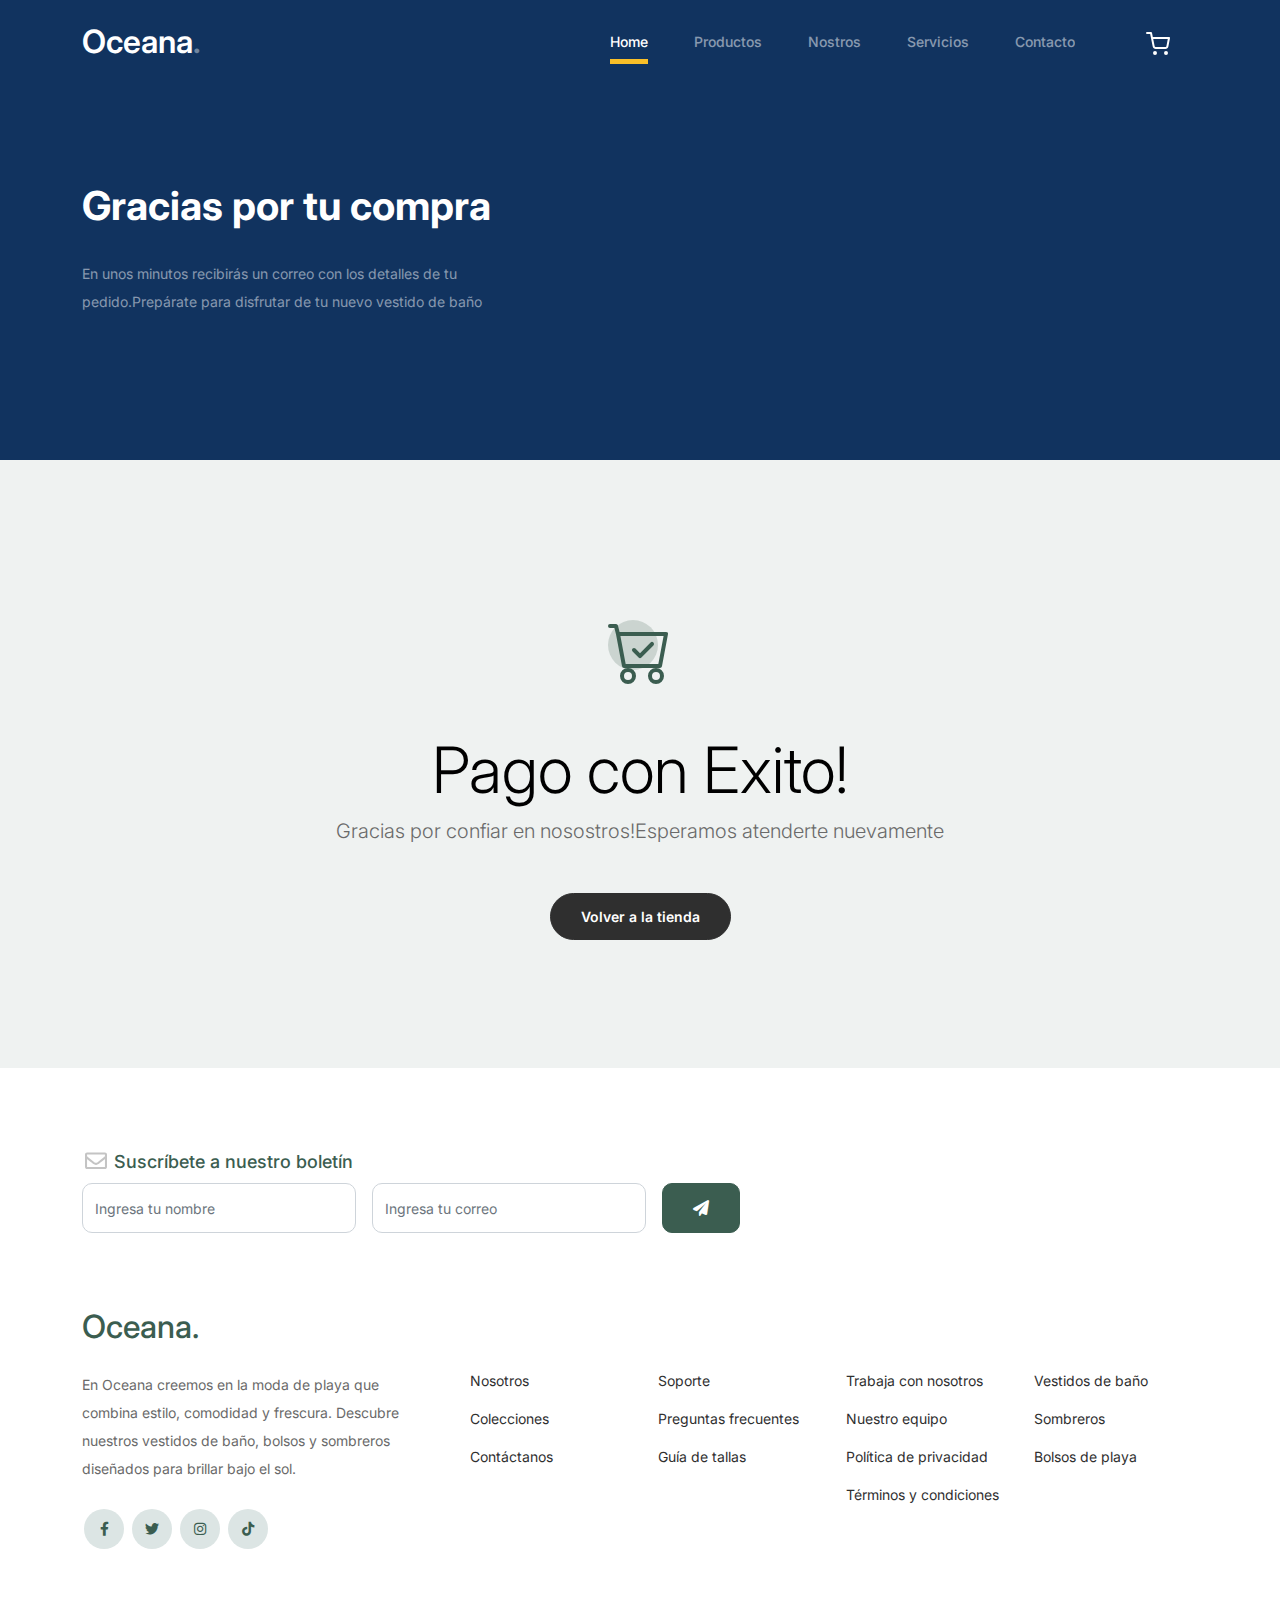
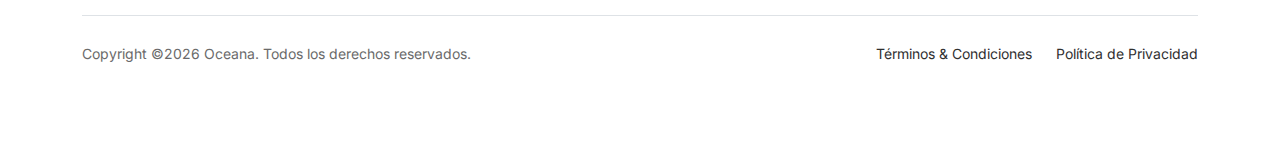
<file: thankyou.html>
<!doctype html>
<html lang="es">
<head>
  <meta charset="utf-8">
  <meta name="viewport" content="width=device-width, initial-scale=1, shrink-to-fit=no">
  <meta name="author" content="Untree.co">
  <link rel="shortcut icon" href="marca1.png">

  <meta name="description" content="" />
  <meta name="keywords" content="bootstrap, bootstrap4" />

		<!-- Bootstrap CSS -->
		<link href="css/bootstrap.min.css" rel="stylesheet">
		<link href="https://cdnjs.cloudflare.com/ajax/libs/font-awesome/6.0.0-beta3/css/all.min.css" rel="stylesheet">
		<link href="css/tiny-slider.css" rel="stylesheet">
		<link href="css/style.css" rel="stylesheet">
		<title>OceanaSwing | Gracias!! </title>
	</head>

	<body>

		<!-- Start Header/Navigation -->
		<nav class="custom-navbar navbar navbar navbar-expand-md navbar-dark bg-dark" arial-label="Furni navigation bar">

			<div class="container">
				<a class="navbar-brand" href="index.html">Oceana<span>.</span></a>

				<button class="navbar-toggler" type="button" data-bs-toggle="collapse" data-bs-target="#navbarsFurni" aria-controls="navbarsFurni" aria-expanded="false" aria-label="Toggle navigation">
					<span class="navbar-toggler-icon"></span>
				</button>

				<div class="collapse navbar-collapse" id="navbarsFurni">
					<ul class="custom-navbar-nav navbar-nav ms-auto mb-2 mb-md-0">
						<li class="nav-item active">
							<a class="nav-link" href="index.html">Home</a>
						</li>
						<li><a class="nav-link" href="shop.html">Productos</a></li>
						<li><a class="nav-link" href="about.html">Nostros</a></li>
						<li><a class="nav-link" href="services.html">Servicios</a></li>
						<!-- <li><a class="nav-link" href="catalogo.html">Catalogo</a></li> -->
						<li><a class="nav-link" href="contact.html">Contacto</a></li>
					</ul>

					<ul class="custom-navbar-cta navbar-nav mb-2 mb-md-0 ms-5">
						<li><a class="nav-link" href="cart.html"><img src="images/cart.svg"></a></li>
					</ul>
				</div>
			</div>
				
		</nav>

		<!-- Hero Section -->
			<div class="hero">
				<div class="container">
					<div class="row justify-content-between">
						<div class="col-lg-5">
							<div class="intro-excerpt">
								<h1>Gracias por tu compra</h1>
								<p>En unos minutos recibirás un correo con los detalles de tu pedido.Prepárate para disfrutar de tu nuevo vestido de baño</p>
							</div>
						</div>
						<div class="col-lg-7">
							
						</div>
					</div>
				</div>
			</div>
		<!-- Endhola m Hero Section -->

		

		<div class="untree_co-section">
    <div class="container">
      <div class="row">
        <div class="col-md-12 text-center pt-5">
          <span class="display-3 thankyou-icon text-primary">
            <svg width="1em" height="1em" viewBox="0 0 16 16" class="bi bi-cart-check mb-5" fill="currentColor" xmlns="http://www.w3.org/2000/svg">
              <path fill-rule="evenodd" d="M11.354 5.646a.5.5 0 0 1 0 .708l-3 3a.5.5 0 0 1-.708 0l-1.5-1.5a.5.5 0 1 1 .708-.708L8 8.293l2.646-2.647a.5.5 0 0 1 .708 0z"/>
              <path fill-rule="evenodd" d="M0 1.5A.5.5 0 0 1 .5 1H2a.5.5 0 0 1 .485.379L2.89 3H14.5a.5.5 0 0 1 .491.592l-1.5 8A.5.5 0 0 1 13 12H4a.5.5 0 0 1-.491-.408L2.01 3.607 1.61 2H.5a.5.5 0 0 1-.5-.5zM3.102 4l1.313 7h8.17l1.313-7H3.102zM5 12a2 2 0 1 0 0 4 2 2 0 0 0 0-4zm7 0a2 2 0 1 0 0 4 2 2 0 0 0 0-4zm-7 1a1 1 0 1 0 0 2 1 1 0 0 0 0-2zm7 0a1 1 0 1 0 0 2 1 1 0 0 0 0-2z"/>
            </svg>
          </span>
          <h2 class="display-3 text-black">Pago con Exito!</h2>
          <p class="lead mb-5">Gracias por confiar en nosostros!Esperamos atenderte nuevamente</p>
          <p><a href="index.html" class="btn btn-sm btn-outline-black">Volver a la tienda</a></p>
        </div>
      </div>
    </div>
  </div>

		<!-- Start Footer Section -->
		<footer class="footer-section">
	<div class="container relative">

		<!-- <div class="sofa-img">
			<img src="images/marca1.png" alt="Logo Oceana" class="img-fluid">
		</div> -->

		<div class="row">
			<div class="col-lg-8">
				<div class="subscription-form">
					<h3 class="d-flex align-items-center">
						<span class="me-1"><img src="images/envelope-outline.svg" alt="Suscripción" class="img-fluid"></span>
						<span>Suscríbete a nuestro boletín</span>
					</h3>

					<form action="#" class="row g-3">
						<div class="col-auto">
							<input type="text" class="form-control" placeholder="Ingresa tu nombre">
						</div>
						<div class="col-auto">
							<input type="email" class="form-control" placeholder="Ingresa tu correo">
						</div>
						<div class="col-auto">
							<button class="btn btn-primary">
								<span class="fa fa-paper-plane"></span>
							</button>
						</div>
					</form>

				</div>
			</div>
		</div>

		<div class="row g-5 mb-5">
			<div class="col-lg-4">
				<div class="mb-4 footer-logo-wrap"><a href="#" class="footer-logo">Oceana<span>.</span></a></div>
				<p class="mb-4">En Oceana creemos en la moda de playa que combina estilo, comodidad y frescura. Descubre nuestros vestidos de baño, bolsos y sombreros diseñados para brillar bajo el sol.</p>

				<ul class="list-unstyled custom-social">
					<li><a href="#"><span class="fa fa-brands fa-facebook-f"></span></a></li>
					<li><a href="#"><span class="fa fa-brands fa-twitter"></span></a></li>
					<li><a href="#"><span class="fa fa-brands fa-instagram"></span></a></li>
					<li><a href="#"><span class="fa fa-brands fa-tiktok"></span></a></li>
				</ul>
			</div>

			<div class="col-lg-8">
				<div class="row links-wrap">
					<div class="col-6 col-sm-6 col-md-3">
						<ul class="list-unstyled">
							<li><a href="#">Nosotros</a></li>
							<li><a href="#">Colecciones</a></li>
							<li><a href="#">Contáctanos</a></li>
						</ul>
					</div>

					<div class="col-6 col-sm-6 col-md-3">
						<ul class="list-unstyled">
							<li><a href="#">Soporte</a></li>
							<li><a href="#">Preguntas frecuentes</a></li>
							<li><a href="#">Guía de tallas</a></li>
						</ul>
					</div>

					<div class="col-6 col-sm-6 col-md-3">
						<ul class="list-unstyled">
							<li><a href="#">Trabaja con nosotros</a></li>
							<li><a href="#">Nuestro equipo</a></li>
							<li><a href="#">Política de privacidad</a></li>
							<li><a href="#">Términos y condiciones</a></li>
						</ul>
					</div>

					<div class="col-6 col-sm-6 col-md-3">
						<ul class="list-unstyled">
							<li><a href="#">Vestidos de baño</a></li>
							<li><a href="#">Sombreros</a></li>
							<li><a href="#">Bolsos de playa</a></li>
						</ul>
					</div>
				</div>
			</div>

		</div>

		<div class="border-top copyright">
			<div class="row pt-4">
				<div class="col-lg-6">
					<p class="mb-2 text-center text-lg-start">
						Copyright &copy;<script>document.write(new Date().getFullYear());</script> Oceana. Todos los derechos reservados.
					</p>
				</div>

				<div class="col-lg-6 text-center text-lg-end">
					<ul class="list-unstyled d-inline-flex ms-auto">
						<li class="me-4"><a href="#">Términos &amp; Condiciones</a></li>
						<li><a href="#">Política de Privacidad</a></li>
					</ul>
				</div>

			</div>
		</div>

	</div>
</footer>
		<!-- End Footer Section -->	


		<script src="js/bootstrap.bundle.min.js"></script>
		<script src="js/tiny-slider.js"></script>
		<script src="js/custom.js"></script>
	</body>

</html>
</file>
<file: css/tiny-slider.css>
.tns-outer{padding:0 !important}.tns-outer [hidden]{display:none !important}.tns-outer [aria-controls],.tns-outer [data-action]{cursor:pointer}.tns-slider{-webkit-transition:all 0s;-moz-transition:all 0s;transition:all 0s}.tns-slider>.tns-item{-webkit-box-sizing:border-box;-moz-box-sizing:border-box;box-sizing:border-box}.tns-horizontal.tns-subpixel{white-space:nowrap}.tns-horizontal.tns-subpixel>.tns-item{display:inline-block;vertical-align:top;white-space:normal}.tns-horizontal.tns-no-subpixel:after{content:'';display:table;clear:both}.tns-horizontal.tns-no-subpixel>.tns-item{float:left}.tns-horizontal.tns-carousel.tns-no-subpixel>.tns-item{margin-right:-100%}.tns-no-calc{position:relative;left:0}.tns-gallery{position:relative;left:0;min-height:1px}.tns-gallery>.tns-item{position:absolute;left:-100%;-webkit-transition:transform 0s, opacity 0s;-moz-transition:transform 0s, opacity 0s;transition:transform 0s, opacity 0s}.tns-gallery>.tns-slide-active{position:relative;left:auto !important}.tns-gallery>.tns-moving{-webkit-transition:all 0.25s;-moz-transition:all 0.25s;transition:all 0.25s}.tns-autowidth{display:inline-block}.tns-lazy-img{-webkit-transition:opacity 0.6s;-moz-transition:opacity 0.6s;transition:opacity 0.6s;opacity:0.6}.tns-lazy-img.tns-complete{opacity:1}.tns-ah{-webkit-transition:height 0s;-moz-transition:height 0s;transition:height 0s}.tns-ovh{overflow:hidden}.tns-visually-hidden{position:absolute;left:-10000em}.tns-transparent{opacity:0;visibility:hidden}.tns-fadeIn{opacity:1;filter:alpha(opacity=100);z-index:0}.tns-normal,.tns-fadeOut{opacity:0;filter:alpha(opacity=0);z-index:-1}.tns-vpfix{white-space:nowrap}.tns-vpfix>div,.tns-vpfix>li{display:inline-block}.tns-t-subp2{margin:0 auto;width:310px;position:relative;height:10px;overflow:hidden}.tns-t-ct{width:2333.3333333%;width:-webkit-calc(100% * 70 / 3);width:-moz-calc(100% * 70 / 3);width:calc(100% * 70 / 3);position:absolute;right:0}.tns-t-ct:after{content:'';display:table;clear:both}.tns-t-ct>div{width:1.4285714%;width:-webkit-calc(100% / 70);width:-moz-calc(100% / 70);width:calc(100% / 70);height:10px;float:left}
</file>
<file: css/style.css>
@import url("https://fonts.googleapis.com/css2?family=Inter:wght@400;500;600;700;800&display=swap");
body {
  overflow-x: hidden;
  position: relative; }

body {
  font-family: "Inter", sans-serif;
  font-weight: 400;
  line-height: 28px;
  color: #6a6a6a;
  font-size: 14px;
  background-color: #eff2f1; }

a {
  text-decoration: none;
  -webkit-transition: .3s all ease;
  -o-transition: .3s all ease;
  transition: .3s all ease;
  color: #2f2f2f;
  text-decoration: underline; }
  a:hover {
    color: #2f2f2f;
    text-decoration: none; }
  a.more {
    font-weight: 600; }

.custom-navbar {
  background: #11335f !important;
  padding-top: 20px;
  padding-bottom: 20px; }
  .custom-navbar .navbar-brand {
    font-size: 32px;
    font-weight: 600; }
    .custom-navbar .navbar-brand > span {
      opacity: .4; }
  .custom-navbar .navbar-toggler {
    border-color: transparent; }
    .custom-navbar .navbar-toggler:active, .custom-navbar .navbar-toggler:focus {
      -webkit-box-shadow: none;
      box-shadow: none;
      outline: none; }
  @media (min-width: 992px) {
    .custom-navbar .custom-navbar-nav li {
      margin-left: 15px;
      margin-right: 15px; } }
  .custom-navbar .custom-navbar-nav li a {
    font-weight: 500;
    color: #ffffff !important;
    opacity: .5;
    -webkit-transition: .3s all ease;
    -o-transition: .3s all ease;
    transition: .3s all ease;
    position: relative; }
    @media (min-width: 768px) {
      .custom-navbar .custom-navbar-nav li a:before {
        content: "";
        position: absolute;
        bottom: 0;
        left: 8px;
        right: 8px;
        background: #f9bf29;
        height: 5px;
        opacity: 1;
        visibility: visible;
        width: 0;
        -webkit-transition: .15s all ease-out;
        -o-transition: .15s all ease-out;
        transition: .15s all ease-out; } }
    .custom-navbar .custom-navbar-nav li a:hover {
      opacity: 1; }
      .custom-navbar .custom-navbar-nav li a:hover:before {
        width: calc(100% - 16px); }
  .custom-navbar .custom-navbar-nav li.active a {
    opacity: 1; }
    .custom-navbar .custom-navbar-nav li.active a:before {
      width: calc(100% - 16px); }
  .custom-navbar .custom-navbar-cta {
    margin-left: 0 !important;
    -webkit-box-orient: horizontal;
    -webkit-box-direction: normal;
    -ms-flex-direction: row;
    flex-direction: row; }
    @media (min-width: 768px) {
      .custom-navbar .custom-navbar-cta {
        margin-left: 40px !important; } }
    .custom-navbar .custom-navbar-cta li {
      margin-left: 0px;
      margin-right: 0px; }
      .custom-navbar .custom-navbar-cta li:first-child {
        margin-right: 20px; }

.hero {
  background: #11335f;
  padding: calc(4rem - 30px) 0 0rem 0; }
  @media (min-width: 768px) {
    .hero {
      padding: calc(4rem - 30px) 0 4rem 0; } }
  @media (min-width: 992px) {
    .hero {
      padding: calc(8rem - 30px) 0 8rem 0; } }
  .hero .intro-excerpt {
    position: relative;
    z-index: 4; }
    @media (min-width: 992px) {
      .hero .intro-excerpt {
        max-width: 450px; } }
  .hero h1 {
    font-weight: 700;
    color: #ffffff;
    margin-bottom: 30px; }
    @media (min-width: 1400px) {
      .hero h1 {
        font-size: 54px; } }
  .hero p {
    color: rgba(255, 255, 255, 0.5);
    margin-botom: 30px; }
  .hero .hero-img-wrap {
    position: relative; }
    .hero .hero-img-wrap img {
      position: relative;
      top: 0px;
      right: 0px;
      z-index: 2;
      max-width: 780px;
      left: -20px; }
      @media (min-width: 768px) {
        .hero .hero-img-wrap img {
          right: 0px;
          left: -100px; } }
      @media (min-width: 992px) {
        .hero .hero-img-wrap img {
          left: 0px;
          top: -80px;
          position: absolute;
          right: -50px; } }
      @media (min-width: 1200px) {
        .hero .hero-img-wrap img {
          left: 0px;
          top: -80px;
          right: -100px; } }
    .hero .hero-img-wrap:after {
      content: "";
      position: absolute;
      width: 255px;
      height: 217px;
      background-image: url("../images/dots-light.svg");
      background-size: contain;
      background-repeat: no-repeat;
      right: -100px;
      top: -0px; }
      @media (min-width: 1200px) {
        .hero .hero-img-wrap:after {
          top: -40px; } }

.btn {
  font-weight: 600;
  padding: 12px 30px;
  border-radius: 30px;
  color: #ffffff;
  background: #2f2f2f;
  border-color: #2f2f2f; }
  .btn:hover {
    color: #ffffff;
    background: #222222;
    border-color: #222222; }
  .btn:active, .btn:focus {
    outline: none !important;
    -webkit-box-shadow: none;
    box-shadow: none; }
  .btn.btn-primary {
    background: #3b5d50;
    border-color: #3b5d50; }
    .btn.btn-primary:hover {
      background: #314d43;
      border-color: #314d43; }
  .btn.btn-secondary {
    color: #2f2f2f;
    background: #f9bf29;
    border-color: #f9bf29; }
    .btn.btn-secondary:hover {
      background: #f8b810;
      border-color: #f8b810; }
  .btn.btn-white-outline {
    background: transparent;
    border-width: 2px;
    border-color: rgba(255, 255, 255, 0.3); }
    .btn.btn-white-outline:hover {
      border-color: white;
      color: #ffffff; }

.section-title {
  color: #2f2f2f; }

.product-section {
  padding: 7rem 0; }
  .product-section .product-item {
    text-align: center;
    text-decoration: none;
    display: block;
    position: relative;
    padding-bottom: 50px;
    cursor: pointer; }
    .product-section .product-item .product-thumbnail {
      margin-bottom: 30px;
      position: relative;
      top: 0;
      -webkit-transition: .3s all ease;
      -o-transition: .3s all ease;
      transition: .3s all ease; }
    .product-section .product-item h3 {
      font-weight: 600;
      font-size: 16px; }
    .product-section .product-item strong {
      font-weight: 800 !important;
      font-size: 18px !important; }
    .product-section .product-item h3, .product-section .product-item strong {
      color: #2f2f2f;
      text-decoration: none; }
    .product-section .product-item .icon-cross {
      position: absolute;
      width: 35px;
      height: 35px;
      display: inline-block;
      background: #2f2f2f;
      bottom: 15px;
      left: 50%;
      -webkit-transform: translateX(-50%);
      -ms-transform: translateX(-50%);
      transform: translateX(-50%);
      margin-bottom: -17.5px;
      border-radius: 50%;
      opacity: 0;
      visibility: hidden;
      -webkit-transition: .3s all ease;
      -o-transition: .3s all ease;
      transition: .3s all ease; }
      .product-section .product-item .icon-cross img {
        position: absolute;
        left: 50%;
        top: 50%;
        -webkit-transform: translate(-50%, -50%);
        -ms-transform: translate(-50%, -50%);
        transform: translate(-50%, -50%); }
    .product-section .product-item:before {
      bottom: 0;
      left: 0;
      right: 0;
      position: absolute;
      content: "";
      background: #dce5e4;
      height: 0%;
      z-index: -1;
      border-radius: 10px;
      -webkit-transition: .3s all ease;
      -o-transition: .3s all ease;
      transition: .3s all ease; }
    .product-section .product-item:hover .product-thumbnail {
      top: -25px; }
    .product-section .product-item:hover .icon-cross {
      bottom: 0;
      opacity: 1;
      visibility: visible; }
    .product-section .product-item:hover:before {
      height: 70%; }

.why-choose-section {
  padding: 7rem 0; }
  .why-choose-section .img-wrap {
    position: relative; }
    .why-choose-section .img-wrap:before {
      position: absolute;
      content: "";
      width: 255px;
      height: 217px;
      background-image: url("../images/dots-yellow.svg");
      background-repeat: no-repeat;
      background-size: contain;
      -webkit-transform: translate(-40%, -40%);
      -ms-transform: translate(-40%, -40%);
      transform: translate(-40%, -40%);
      z-index: -1; }
    .why-choose-section .img-wrap img {
      border-radius: 20px; }

.feature {
  margin-bottom: 30px; }
  .feature .icon {
    display: inline-block;
    position: relative;
    margin-bottom: 20px; }
    .feature .icon:before {
      content: "";
      width: 33px;
      height: 33px;
      position: absolute;
      background: rgba(59, 93, 80, 0.2);
      border-radius: 50%;
      right: -8px;
      bottom: 0; }
  .feature h3 {
    font-size: 14px;
    color: #2f2f2f; }
  .feature p {
    font-size: 14px;
    line-height: 22px;
    color: #6a6a6a; }

.we-help-section {
  padding: 7rem 0; }
  .we-help-section .imgs-grid {
    display: -ms-grid;
    display: grid;
    -ms-grid-columns: (1fr)[27];
    grid-template-columns: repeat(27, 1fr);
    position: relative; }
    .we-help-section .imgs-grid:before {
      position: absolute;
      content: "";
      width: 255px;
      height: 217px;
      background-image: url("../images/dots-green.svg");
      background-size: contain;
      background-repeat: no-repeat;
      -webkit-transform: translate(-40%, -40%);
      -ms-transform: translate(-40%, -40%);
      transform: translate(-40%, -40%);
      z-index: -1; }
    .we-help-section .imgs-grid .grid {
      position: relative; }
      .we-help-section .imgs-grid .grid img {
        border-radius: 20px;
        max-width: 100%; }
      .we-help-section .imgs-grid .grid.grid-1 {
        -ms-grid-column: 1;
        -ms-grid-column-span: 18;
        grid-column: 1 / span 18;
        -ms-grid-row: 1;
        -ms-grid-row-span: 27;
        grid-row: 1 / span 27; }
      .we-help-section .imgs-grid .grid.grid-2 {
        -ms-grid-column: 19;
        -ms-grid-column-span: 27;
        grid-column: 19 / span 27;
        -ms-grid-row: 1;
        -ms-grid-row-span: 5;
        grid-row: 1 / span 5;
        padding-left: 20px; }
      .we-help-section .imgs-grid .grid.grid-3 {
        -ms-grid-column: 14;
        -ms-grid-column-span: 16;
        grid-column: 14 / span 16;
        -ms-grid-row: 6;
        -ms-grid-row-span: 27;
        grid-row: 6 / span 27;
        padding-top: 20px; }

.custom-list {
  width: 100%; }
  .custom-list li {
    display: inline-block;
    width: calc(50% - 20px);
    margin-bottom: 12px;
    line-height: 1.5;
    position: relative;
    padding-left: 20px; }
    .custom-list li:before {
      content: "";
      width: 8px;
      height: 8px;
      border-radius: 50%;
      border: 2px solid #3b5d50;
      position: absolute;
      left: 0;
      top: 8px; }

.popular-product {
  padding: 0 0 7rem 0; }
  .popular-product .product-item-sm h3 {
    font-size: 14px;
    font-weight: 700;
    color: #2f2f2f; }
  .popular-product .product-item-sm a {
    text-decoration: none;
    color: #2f2f2f;
    -webkit-transition: .3s all ease;
    -o-transition: .3s all ease;
    transition: .3s all ease; }
    .popular-product .product-item-sm a:hover {
      color: rgba(47, 47, 47, 0.5); }
  .popular-product .product-item-sm p {
    line-height: 1.4;
    margin-bottom: 10px;
    font-size: 14px; }
  .popular-product .product-item-sm .thumbnail {
    margin-right: 10px;
    -webkit-box-flex: 0;
    -ms-flex: 0 0 120px;
    flex: 0 0 120px;
    position: relative; }
    .popular-product .product-item-sm .thumbnail:before {
      content: "";
      position: absolute;
      border-radius: 20px;
      background: #dce5e4;
      width: 98px;
      height: 98px;
      top: 50%;
      left: 50%;
      -webkit-transform: translate(-50%, -50%);
      -ms-transform: translate(-50%, -50%);
      transform: translate(-50%, -50%);
      z-index: -1; }

.testimonial-section {
  padding: 3rem 0 7rem 0; }

.testimonial-slider-wrap {
  position: relative; }
  .testimonial-slider-wrap .tns-inner {
    padding-top: 30px; }
  .testimonial-slider-wrap .item .testimonial-block blockquote {
    font-size: 16px; }
    @media (min-width: 768px) {
      .testimonial-slider-wrap .item .testimonial-block blockquote {
        line-height: 32px;
        font-size: 18px; } }
  .testimonial-slider-wrap .item .testimonial-block .author-info .author-pic {
    margin-bottom: 20px; }
    .testimonial-slider-wrap .item .testimonial-block .author-info .author-pic img {
      max-width: 80px;
      border-radius: 50%; }
  .testimonial-slider-wrap .item .testimonial-block .author-info h3 {
    font-size: 14px;
    font-weight: 700;
    color: #2f2f2f;
    margin-bottom: 0; }
  .testimonial-slider-wrap #testimonial-nav {
    position: absolute;
    top: 50%;
    z-index: 99;
    width: 100%;
    display: none; }
    @media (min-width: 768px) {
      .testimonial-slider-wrap #testimonial-nav {
        display: block; } }
    .testimonial-slider-wrap #testimonial-nav > span {
      cursor: pointer;
      position: absolute;
      width: 58px;
      height: 58px;
      line-height: 58px;
      border-radius: 50%;
      background: rgba(59, 93, 80, 0.1);
      color: #2f2f2f;
      -webkit-transition: .3s all ease;
      -o-transition: .3s all ease;
      transition: .3s all ease; }
      .testimonial-slider-wrap #testimonial-nav > span:hover {
        background: #3b5d50;
        color: #ffffff; }
    .testimonial-slider-wrap #testimonial-nav .prev {
      left: -10px; }
    .testimonial-slider-wrap #testimonial-nav .next {
      right: 0; }
  .testimonial-slider-wrap .tns-nav {
    position: absolute;
    bottom: -50px;
    left: 50%;
    -webkit-transform: translateX(-50%);
    -ms-transform: translateX(-50%);
    transform: translateX(-50%); }
    .testimonial-slider-wrap .tns-nav button {
      background: none;
      border: none;
      display: inline-block;
      position: relative;
      width: 0 !important;
      height: 7px !important;
      margin: 2px; }
      .testimonial-slider-wrap .tns-nav button:active, .testimonial-slider-wrap .tns-nav button:focus, .testimonial-slider-wrap .tns-nav button:hover {
        outline: none;
        -webkit-box-shadow: none;
        box-shadow: none;
        background: none; }
      .testimonial-slider-wrap .tns-nav button:before {
        display: block;
        width: 7px;
        height: 7px;
        left: 0;
        top: 0;
        position: absolute;
        content: "";
        border-radius: 50%;
        -webkit-transition: .3s all ease;
        -o-transition: .3s all ease;
        transition: .3s all ease;
        background-color: #d6d6d6; }
      .testimonial-slider-wrap .tns-nav button:hover:before, .testimonial-slider-wrap .tns-nav button.tns-nav-active:before {
        background-color: #3b5d50; }

.before-footer-section {
  padding: 7rem 0 12rem 0 !important; }

.blog-section {
  padding: 7rem 0 12rem 0; }
  .blog-section .post-entry a {
    text-decoration: none; }
  .blog-section .post-entry .post-thumbnail {
    display: block;
    margin-bottom: 20px; }
    .blog-section .post-entry .post-thumbnail img {
      border-radius: 20px;
      -webkit-transition: .3s all ease;
      -o-transition: .3s all ease;
      transition: .3s all ease; }
  .blog-section .post-entry .post-content-entry {
    padding-left: 15px;
    padding-right: 15px; }
    .blog-section .post-entry .post-content-entry h3 {
      font-size: 16px;
      margin-bottom: 0;
      font-weight: 600;
      margin-bottom: 7px; }
    .blog-section .post-entry .post-content-entry .meta {
      font-size: 14px; }
      .blog-section .post-entry .post-content-entry .meta a {
        font-weight: 600; }
  .blog-section .post-entry:hover .post-thumbnail img, .blog-section .post-entry:focus .post-thumbnail img {
    opacity: .7; }

.footer-section {
  padding: 80px 0;
  background: #ffffff; }
  .footer-section .relative {
    position: relative; }
  .footer-section a {
    text-decoration: none;
    color: #2f2f2f;
    -webkit-transition: .3s all ease;
    -o-transition: .3s all ease;
    transition: .3s all ease; }
    .footer-section a:hover {
      color: rgba(47, 47, 47, 0.5); }
  .footer-section .subscription-form {
    margin-bottom: 40px;
    position: relative;
    z-index: 2;
    margin-top: 100px; }
    @media (min-width: 992px) {
      .footer-section .subscription-form {
        margin-top: 0px;
        margin-bottom: 80px; } }
    .footer-section .subscription-form h3 {
      font-size: 18px;
      font-weight: 500;
      color: #3b5d50; }
    .footer-section .subscription-form .form-control {
      height: 50px;
      border-radius: 10px;
      font-family: "Inter", sans-serif; }
      .footer-section .subscription-form .form-control:active, .footer-section .subscription-form .form-control:focus {
        outline: none;
        -webkit-box-shadow: none;
        box-shadow: none;
        border-color: #3b5d50;
        -webkit-box-shadow: 0 1px 4px 0 rgba(0, 0, 0, 0.2);
        box-shadow: 0 1px 4px 0 rgba(0, 0, 0, 0.2); }
      .footer-section .subscription-form .form-control::-webkit-input-placeholder {
        font-size: 14px; }
      .footer-section .subscription-form .form-control::-moz-placeholder {
        font-size: 14px; }
      .footer-section .subscription-form .form-control:-ms-input-placeholder {
        font-size: 14px; }
      .footer-section .subscription-form .form-control:-moz-placeholder {
        font-size: 14px; }
    .footer-section .subscription-form .btn {
      border-radius: 10px !important; }
  .footer-section .sofa-img {
    position: absolute;
    top: -200px;
    z-index: 1;
    right: 0; }
    .footer-section .sofa-img img {
      max-width: 380px; }
  .footer-section .links-wrap {
    margin-top: 0px; }
    @media (min-width: 992px) {
      .footer-section .links-wrap {
        margin-top: 54px; } }
    .footer-section .links-wrap ul li {
      margin-bottom: 10px; }
  .footer-section .footer-logo-wrap .footer-logo {
    font-size: 32px;
    font-weight: 500;
    text-decoration: none;
    color: #3b5d50; }
  .footer-section .custom-social li {
    margin: 2px;
    display: inline-block; }
    .footer-section .custom-social li a {
      width: 40px;
      height: 40px;
      text-align: center;
      line-height: 40px;
      display: inline-block;
      background: #dce5e4;
      color: #3b5d50;
      border-radius: 50%; }
      .footer-section .custom-social li a:hover {
        background: #3b5d50;
        color: #ffffff; }
  .footer-section .border-top {
    border-color: #dce5e4; }
    .footer-section .border-top.copyright {
      font-size: 14px !important; }

.untree_co-section {
  padding: 7rem 0; }

.form-control {
  height: 50px;
  border-radius: 10px;
  font-family: "Inter", sans-serif; }
  .form-control:active, .form-control:focus {
    outline: none;
    -webkit-box-shadow: none;
    box-shadow: none;
    border-color: #3b5d50;
    -webkit-box-shadow: 0 1px 4px 0 rgba(0, 0, 0, 0.2);
    box-shadow: 0 1px 4px 0 rgba(0, 0, 0, 0.2); }
  .form-control::-webkit-input-placeholder {
    font-size: 14px; }
  .form-control::-moz-placeholder {
    font-size: 14px; }
  .form-control:-ms-input-placeholder {
    font-size: 14px; }
  .form-control:-moz-placeholder {
    font-size: 14px; }

.service {
  line-height: 1.5; }
  .service .service-icon {
    border-radius: 10px;
    -webkit-box-flex: 0;
    -ms-flex: 0 0 50px;
    flex: 0 0 50px;
    height: 50px;
    line-height: 50px;
    text-align: center;
    background: #3b5d50;
    margin-right: 20px;
    color: #ffffff; }

textarea {
  height: auto !important; }

.site-blocks-table {
  overflow: auto; }
  .site-blocks-table .product-thumbnail {
    width: 200px; }
  .site-blocks-table .btn {
    padding: 2px 10px; }
  .site-blocks-table thead th {
    padding: 30px;
    text-align: center;
    border-width: 0px !important;
    vertical-align: middle;
    color: rgba(0, 0, 0, 0.8);
    font-size: 18px; }
  .site-blocks-table td {
    padding: 20px;
    text-align: center;
    vertical-align: middle;
    color: rgba(0, 0, 0, 0.8); }
  .site-blocks-table tbody tr:first-child td {
    border-top: 1px solid #3b5d50 !important; }
  .site-blocks-table .btn {
    background: none !important;
    color: #000000;
    border: none;
    height: auto !important; }

.site-block-order-table th {
  border-top: none !important;
  border-bottom-width: 1px !important; }

.site-block-order-table td, .site-block-order-table th {
  color: #000000; }

.couponcode-wrap input {
  border-radius: 10px !important; }

.text-primary {
  color: #3b5d50 !important; }

.thankyou-icon {
  position: relative;
  color: #3b5d50; }
  .thankyou-icon:before {
    position: absolute;
    content: "";
    width: 50px;
    height: 50px;
    border-radius: 50%;
    background: rgba(59, 93, 80, 0.2); }


  .mensaje-agregado {
  position: fixed;
  bottom: 30px;
  right: 30px;
  background-color: #333;
  color: #fff;
  padding: 12px 20px;
  border-radius: 30px;
  font-size: 15px;
  opacity: 0;
  pointer-events: none;
  transform: translateY(20px);
  transition: all 0.4s ease;
  z-index: 9999;
}

.mensaje-agregado.mostrar {
  opacity: 1;
  transform: translateY(0);
}
</file>
